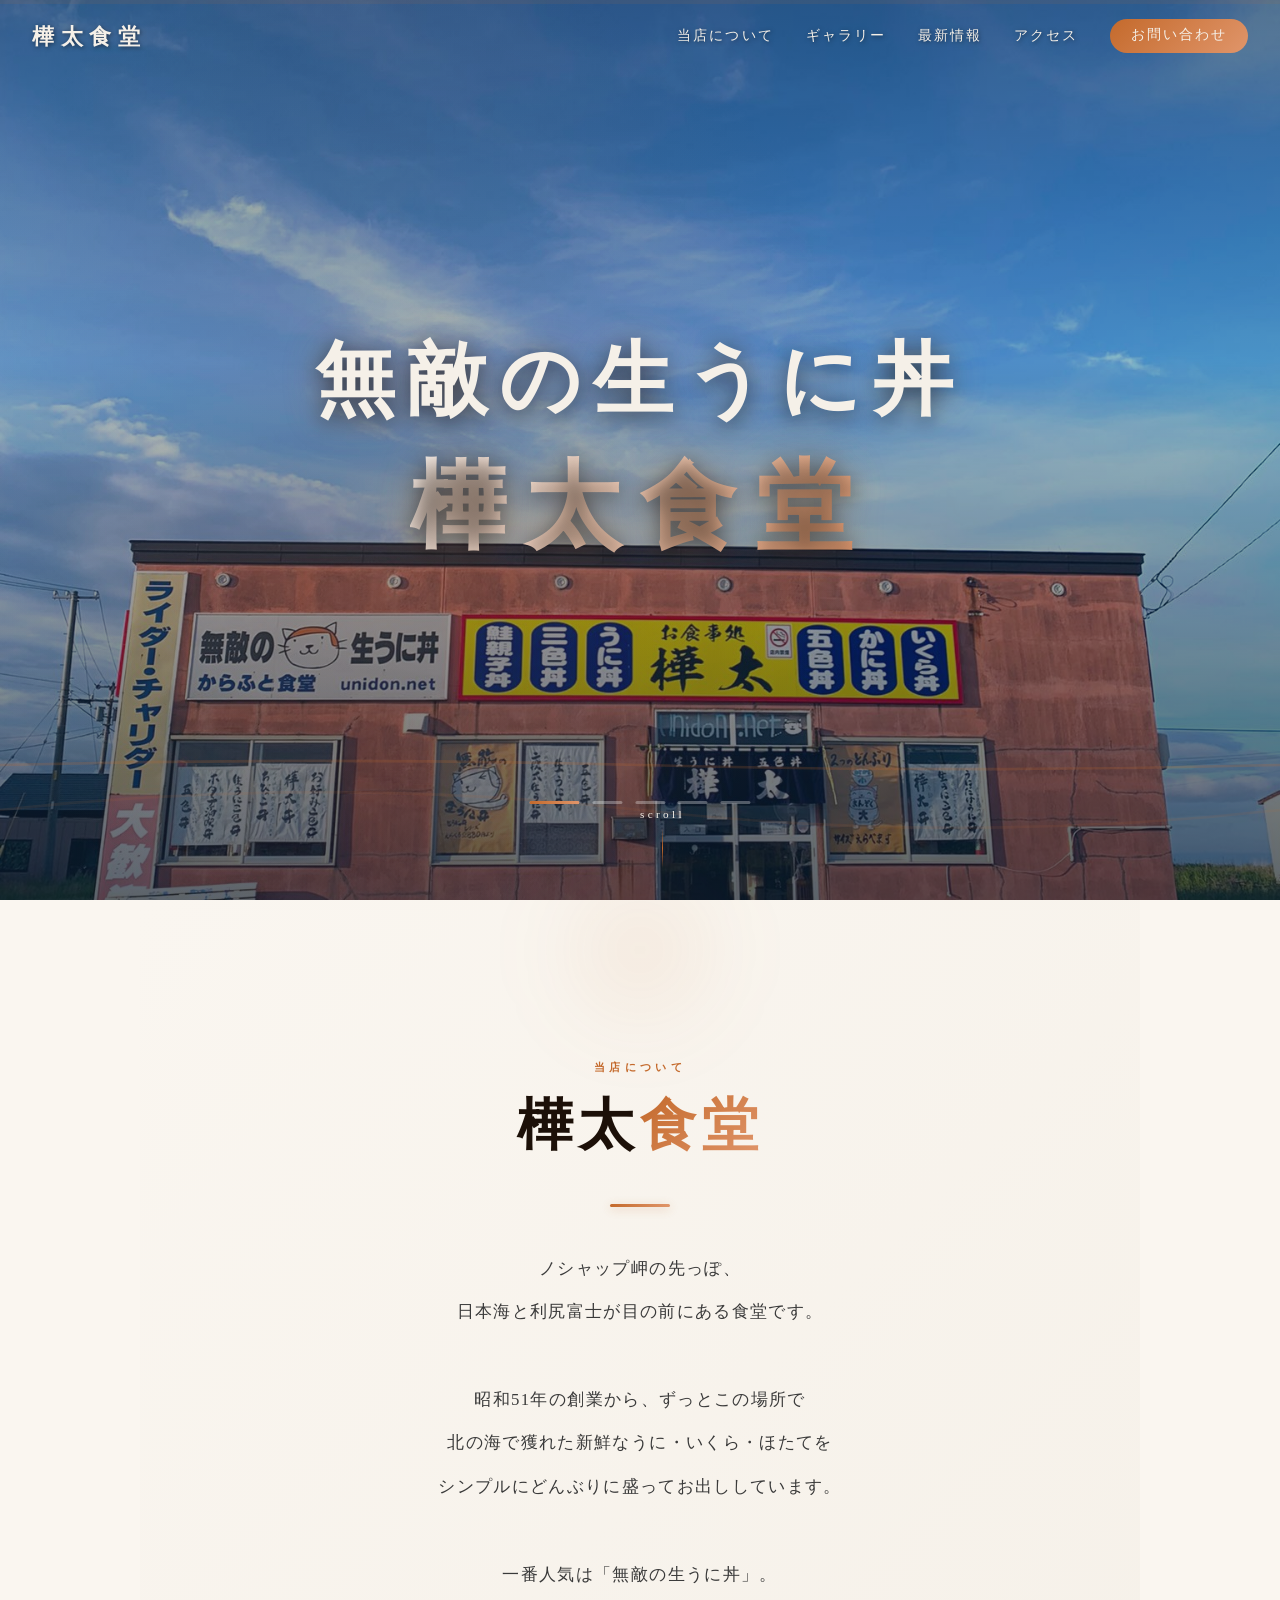
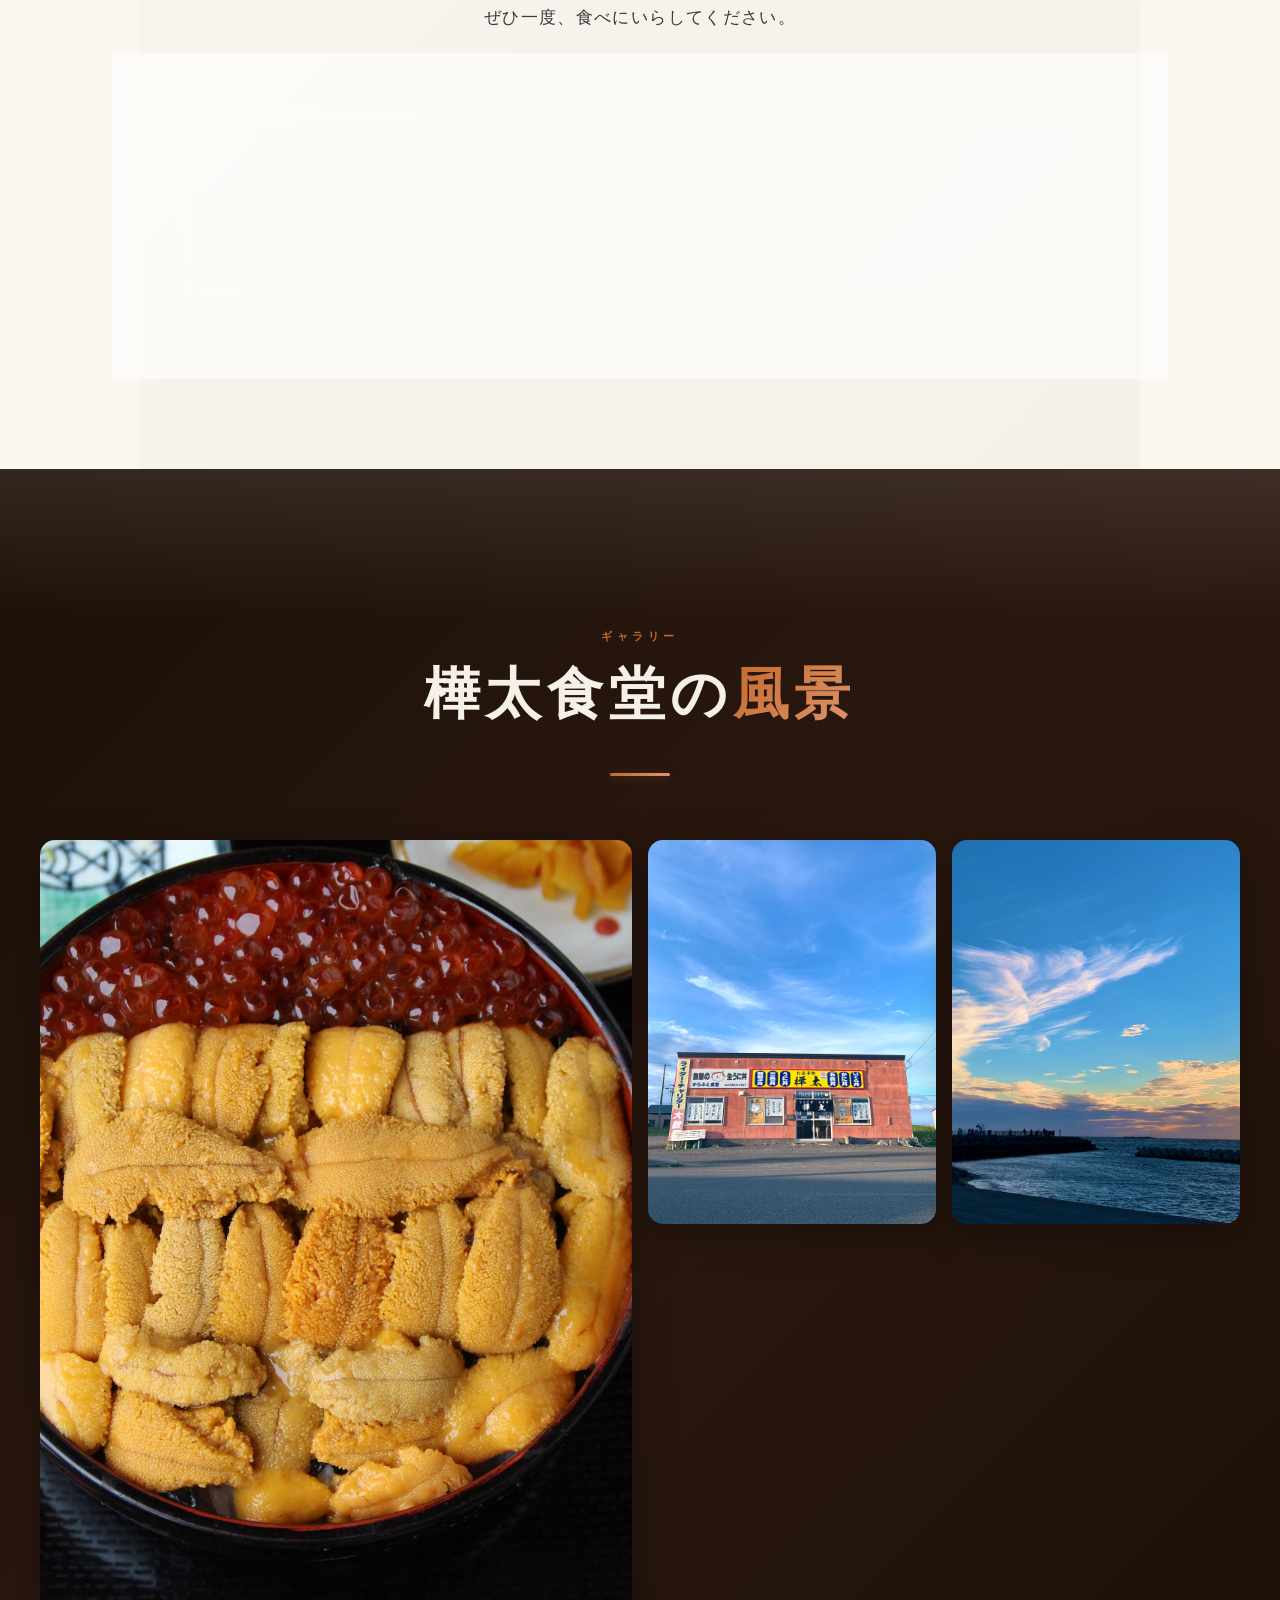
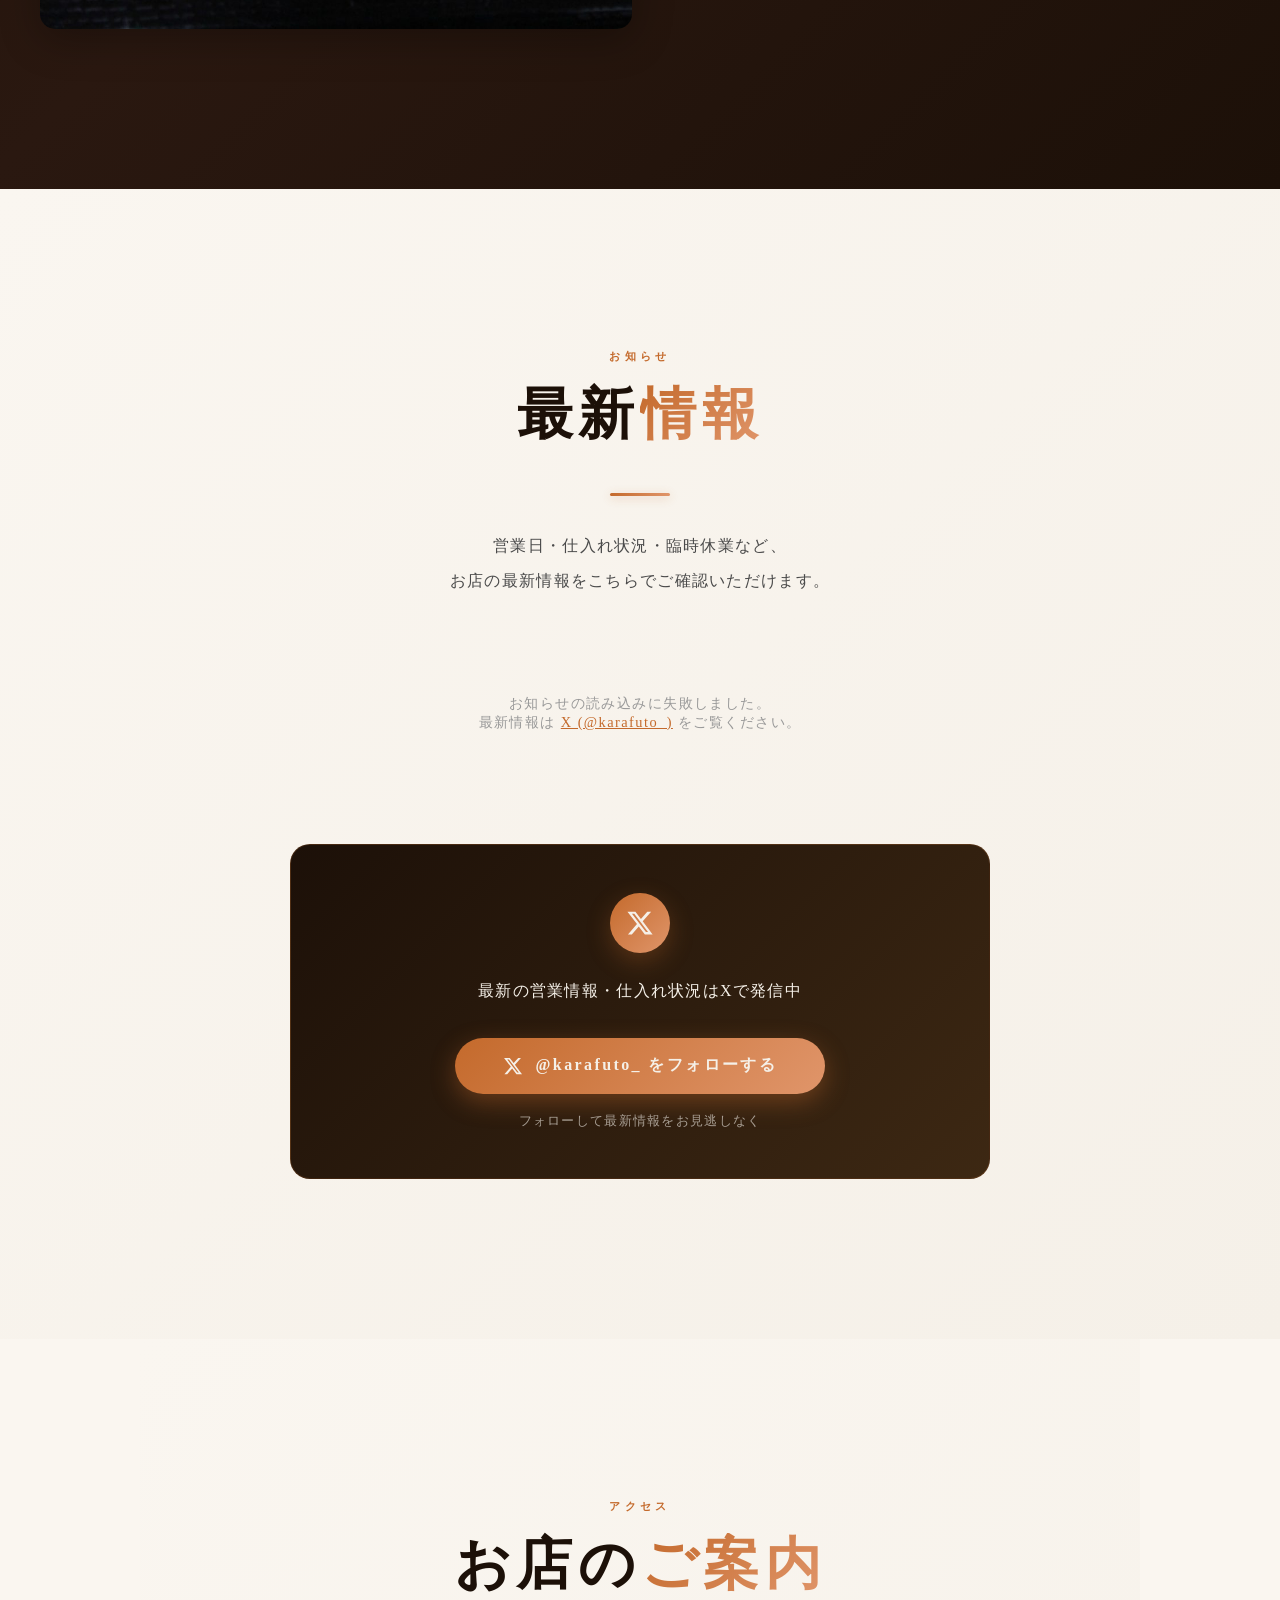
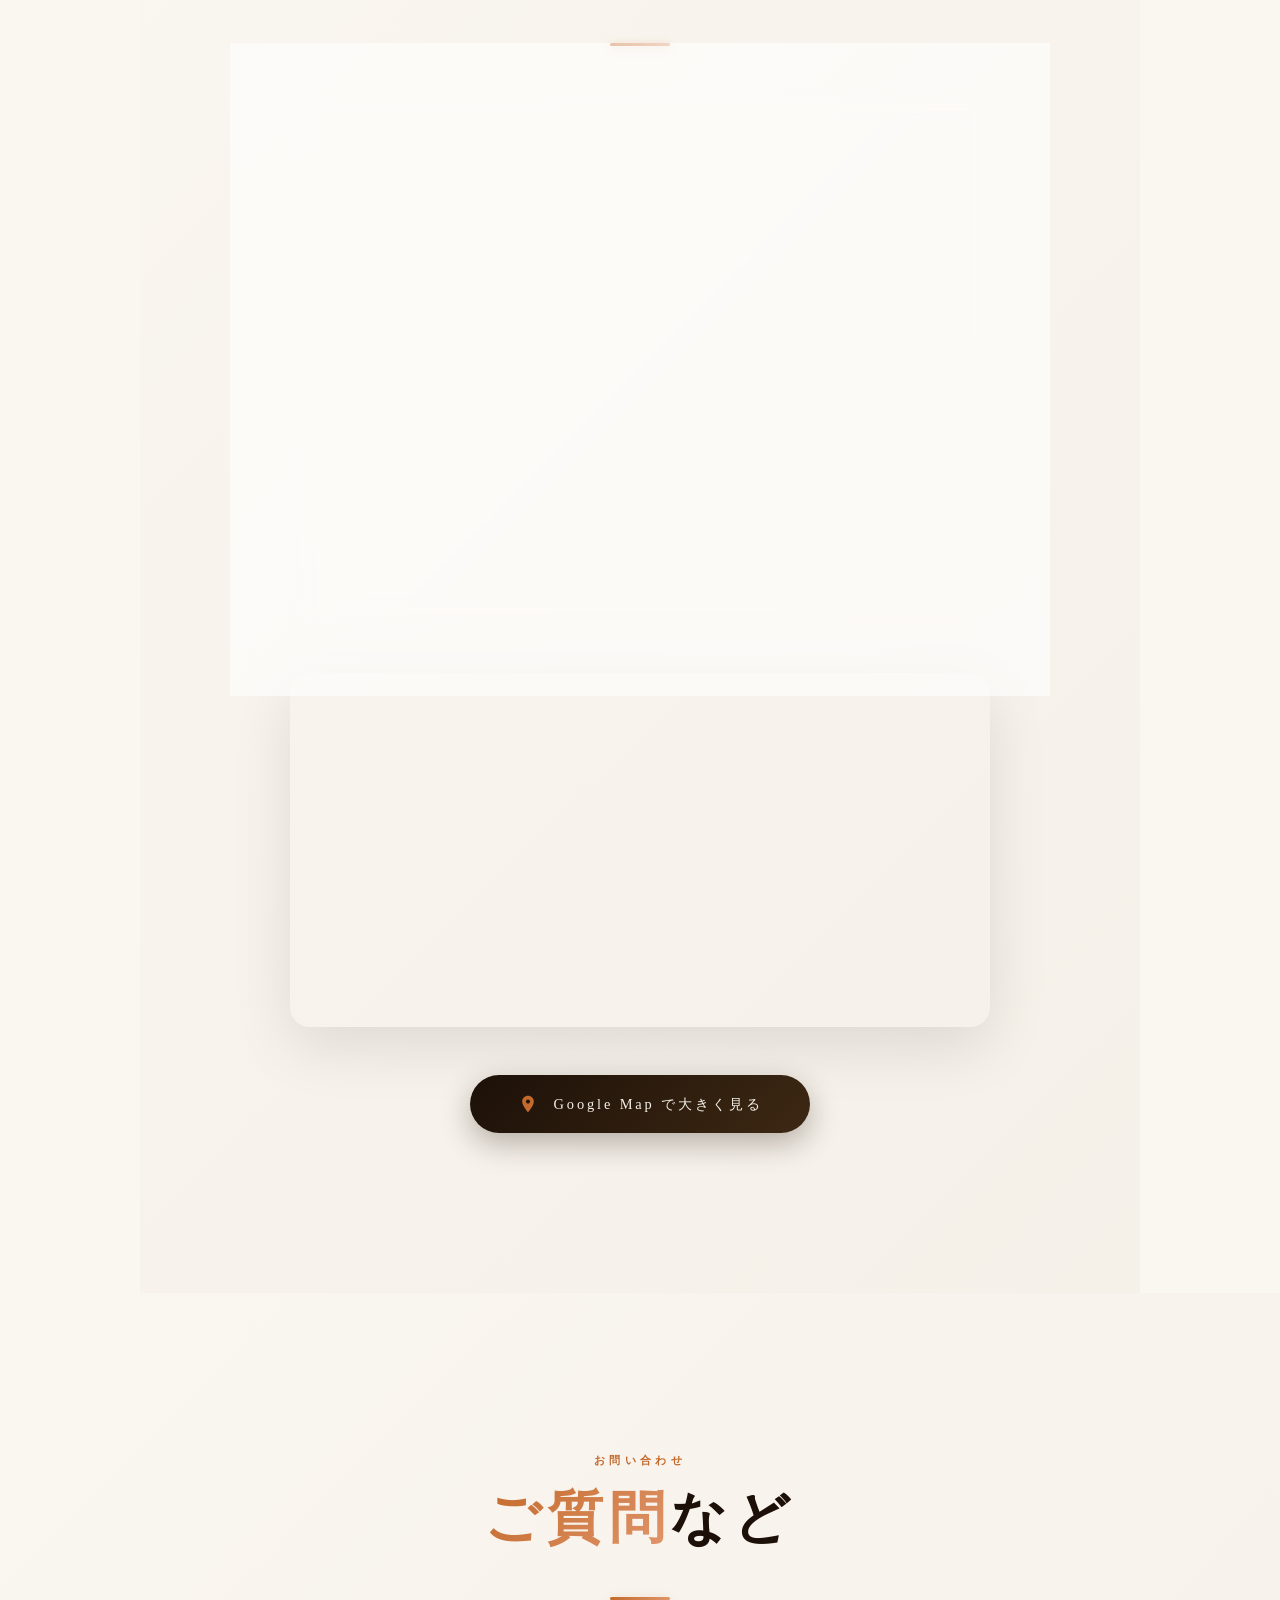
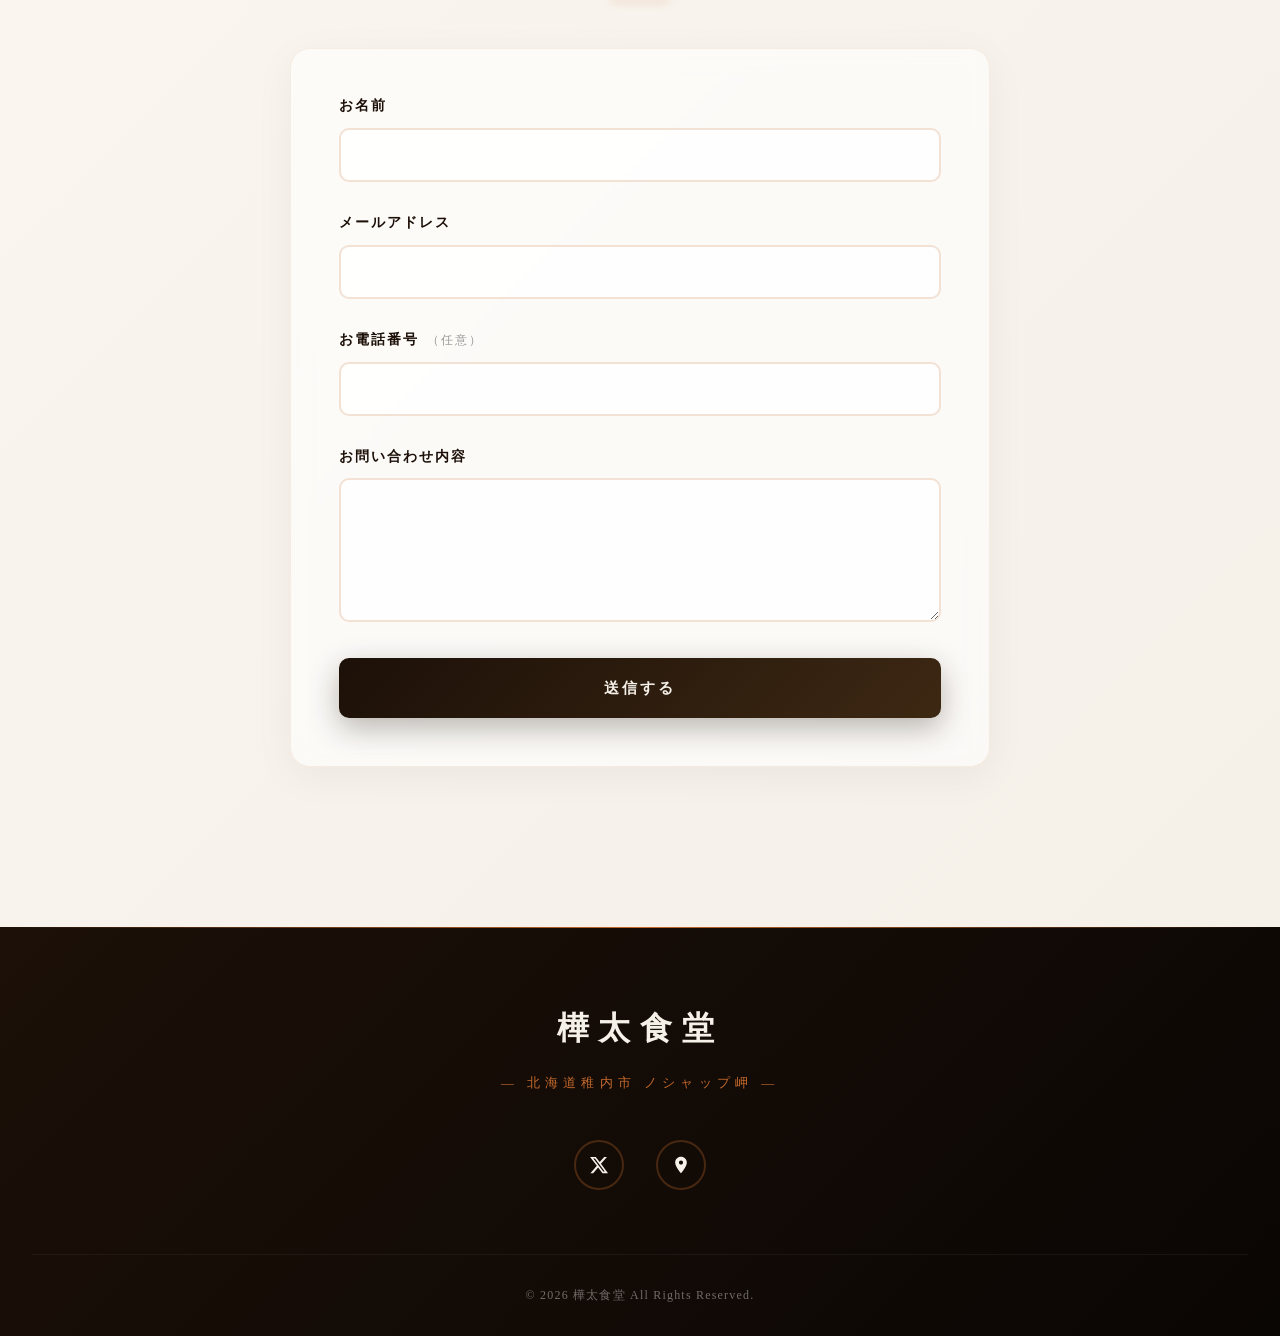
<file: index.html>
<!DOCTYPE html>
<html lang="ja">
<head>
  <meta charset="UTF-8">
  <meta http-equiv="Content-Security-Policy" content="
    default-src 'self';
    script-src 'self' 'unsafe-inline' https://www.googletagmanager.com https://challenges.cloudflare.com;
    style-src 'self' 'unsafe-inline' https://fonts.googleapis.com;
    font-src 'self' https://fonts.gstatic.com;
    img-src 'self' data: blob: https:;
    frame-src https://www.google.com https://docs.google.com https://challenges.cloudflare.com;
    connect-src 'self' https://www.google-analytics.com https://analytics.google.com https://stats.g.doubleclick.net https://region1.google-analytics.com https://*.microcms.io https://*.microcms-assets.io https://challenges.cloudflare.com;
    form-action 'self' https://docs.google.com;
  ">
  <meta name="viewport" content="width=device-width, initial-scale=1.0">
  <!-- Google tag (gtag.js) -->
  <script async src="https://www.googletagmanager.com/gtag/js?id=G-KKCC5715LR"></script>
  <!-- Cloudflare Turnstile -->
  <script src="https://challenges.cloudflare.com/turnstile/v0/api.js" async defer></script>
  <script>
    window.dataLayer = window.dataLayer || [];
    function gtag(){dataLayer.push(arguments);}
    gtag('js', new Date());
    gtag('config', 'G-KKCC5715LR');
  </script>
  <title>無敵の生うに丼 樺太食堂｜稚内・ノシャップ岬の海鮮丼</title>
  <meta name="description" content="北海道稚内市ノシャップ岬の樺太食堂。昭和51年創業、利尻富士を望む食堂で、名物「無敵の生うに丼」やいくら丼・ほたて丼など北の海の幸をどんぶりでお出ししています。">
  <meta property="og:title" content="無敵の生うに丼 樺太食堂｜稚内・ノシャップ岬の海鮮丼">
  <meta property="og:description" content="北海道稚内市ノシャップ岬。創業50周年を迎えた海鮮丼の名店。新鮮な北の幸をお届けします。">
  <meta property="og:type" content="website">
  <meta property="og:url" content="https://unidon.jp/">
  <meta property="og:image" content="https://unidon.jp/images/GYNGeQLakAMuPA7.jpeg">
  <meta property="og:locale" content="ja_JP">
  <meta name="twitter:card" content="summary_large_image">
  <meta name="twitter:site" content="@karafuto_">
  <link rel="canonical" href="https://unidon.jp/">
  <link rel="icon" type="image/jpeg" href="logo/niko.jpg">
  <link rel="apple-touch-icon" href="logo/niko.jpg">
  <link rel="preconnect" href="https://fonts.googleapis.com">
  <link rel="preconnect" href="https://fonts.gstatic.com" crossorigin>
  <link href="https://fonts.googleapis.com/css2?family=Noto+Serif+JP:wght@400;700;900&family=Shippori+Mincho:wght@400;700;800&display=swap" rel="stylesheet">
  <script type="application/ld+json">
  {
    "@context": "https://schema.org",
    "@type": "Restaurant",
    "name": "樺太食堂",
    "image": "https://unidon.jp/images/GYNGeQLakAMuPA7.jpeg",
    "url": "https://unidon.jp/",
    "telephone": "0162-24-3451",
    "servesCuisine": ["海鮮料理", "海鮮丼", "うに丼"],
    "description": "北海道稚内市ノシャップ岬の食堂。昭和51年（1976年）創業。名物は無敵の生うに丼。",
    "foundingDate": "1976",
    "hasMap": "https://www.google.co.jp/maps/place/%E6%A8%BA%E5%A4%AA%E9%A3%9F%E5%A0%82/@45.4481739,141.6439039,17z/data=!3m1!4b1!4m5!3m4!1s0x5f103d17a6c8deed:0x6f445058495481d3!8m2!3d45.4481702!4d141.6460979",
    "sameAs": ["https://x.com/karafuto_"],
    "address": {
      "@type": "PostalAddress",
      "streetAddress": "ノシャップ2丁目2-6",
      "addressLocality": "稚内市",
      "addressRegion": "北海道",
      "postalCode": "097-0026",
      "addressCountry": "JP"
    },
    "geo": {
      "@type": "GeoCoordinates",
      "latitude": 45.4481702,
      "longitude": 141.6460979
    },
    "openingHoursSpecification": {
      "@type": "OpeningHoursSpecification",
      "opens": "09:00",
      "closes": "15:00"
    }
  }
  </script>
  <style>
    *, *::before, *::after {
      margin: 0;
      padding: 0;
      box-sizing: border-box;
    }

    :root {
      --color-deep: #1c1008;
      --color-navy: #3d2813;
      --color-gold: #c46a2c;
      --color-gold-light: #e0956a;
      --color-white: #f5f0e8;
      --color-cream: #faf6f0;
      --font-serif: 'Shippori Mincho', 'Noto Serif JP', serif;
    }

    html {
      scroll-behavior: smooth;
    }

    body {
      font-family: var(--font-serif);
      background: var(--color-cream);
      color: var(--color-deep);
      overflow-x: hidden;
    }

    /* ── Scroll Progress Bar ── */
    .scroll-indicator {
      position: fixed;
      top: 0;
      left: 0;
      width: 100%;
      height: 4px;
      background: rgba(196,106,44,0.1);
      z-index: 1001;
    }

    .scroll-progress {
      height: 100%;
      background: linear-gradient(90deg, var(--color-gold), var(--color-gold-light));
      width: 0%;
      transition: width 0.1s;
      box-shadow: 0 0 10px rgba(196,106,44,0.5);
    }

    /* ── Header with Glassmorphism ── */
    header {
      position: fixed;
      top: 0;
      left: 0;
      width: 100%;
      z-index: 100;
      padding: 1.2rem 2rem;
      display: flex;
      justify-content: space-between;
      align-items: center;
      transition: all 0.5s cubic-bezier(0.4, 0, 0.2, 1);
    }

    header.scrolled {
      background: rgba(28, 16, 8, 0.85);
      padding: 0.8rem 2rem;
      backdrop-filter: blur(20px);
      box-shadow: 0 4px 30px rgba(0, 0, 0, 0.1);
      border-bottom: 1px solid rgba(196, 106, 44, 0.1);
    }

    .header-logo {
      font-size: 1.4rem;
      font-weight: 700;
      color: var(--color-white);
      letter-spacing: 0.3em;
      text-shadow: 1px 1px 4px rgba(0,0,0,0.5);
      transition: transform 0.3s;
    }

    .header-logo:hover {
      transform: scale(1.05);
    }

    nav {
      display: flex;
      gap: 2rem;
    }

    nav a {
      color: var(--color-white);
      text-decoration: none;
      font-size: 0.85rem;
      letter-spacing: 0.15em;
      position: relative;
      text-shadow: 1px 1px 4px rgba(0,0,0,0.5);
      transition: all 0.3s;
      padding: 0.5rem 0;
    }

    nav a::after {
      content: '';
      position: absolute;
      bottom: 0;
      left: 50%;
      transform: translateX(-50%);
      width: 0;
      height: 2px;
      background: linear-gradient(90deg, transparent, var(--color-gold), transparent);
      transition: width 0.3s;
    }

    nav a:hover::after {
      width: 100%;
    }

    nav a:hover {
      color: var(--color-gold-light);
      transform: translateY(-2px);
    }

    nav a.nav-cta {
      background: linear-gradient(135deg, var(--color-gold) 0%, var(--color-gold-light) 100%);
      padding: 0.45rem 1.3rem;
      border-radius: 25px;
      text-shadow: none;
    }

    nav a.nav-cta::after {
      display: none;
    }

    nav a.nav-cta:hover {
      color: var(--color-white);
      transform: translateY(-2px) scale(1.05);
      box-shadow: 0 5px 15px rgba(196, 106, 44, 0.4);
    }

    /* ── Hamburger Menu ── */
    .hamburger {
      display: none;
      flex-direction: column;
      justify-content: center;
      gap: 5px;
      width: 32px;
      height: 32px;
      background: none;
      border: none;
      cursor: pointer;
      z-index: 200;
      padding: 0;
    }

    .hamburger span {
      display: block;
      width: 24px;
      height: 2px;
      background: var(--color-white);
      border-radius: 2px;
      transition: all 0.3s;
    }

    .hamburger.active span:nth-child(1) {
      transform: rotate(45deg) translate(5px, 5px);
    }

    .hamburger.active span:nth-child(2) {
      opacity: 0;
    }

    .hamburger.active span:nth-child(3) {
      transform: rotate(-45deg) translate(5px, -5px);
    }

    @media (max-width: 768px) {
      .hamburger {
        display: flex;
      }

      nav {
        position: fixed;
        top: 0;
        right: -100%;
        width: 70%;
        max-width: 300px;
        height: 100vh;
        background: rgba(28, 16, 8, 0.97);
        backdrop-filter: blur(20px);
        flex-direction: column;
        justify-content: center;
        align-items: center;
        gap: 2.5rem;
        transition: right 0.4s cubic-bezier(0.4, 0, 0.2, 1);
        z-index: 150;
        box-shadow: -10px 0 40px rgba(0, 0, 0, 0.3);
      }

      nav.open {
        right: 0;
      }

      nav a {
        font-size: 1.1rem;
        letter-spacing: 0.2em;
        text-shadow: none;
      }

      nav a.nav-cta {
        background: linear-gradient(135deg, var(--color-gold) 0%, var(--color-gold-light) 100%);
        padding: 0.6rem 2rem;
        border-radius: 25px;
      }
    }

    .nav-overlay {
      display: none;
      position: fixed;
      inset: 0;
      background: rgba(0, 0, 0, 0.5);
      z-index: 140;
    }

    .nav-overlay.active {
      display: block;
    }

    /* ── Hero with Advanced Animations ── */
    .hero {
      position: relative;
      width: 100%;
      height: 100vh;
      overflow: hidden;
    }

    .slider {
      position: absolute;
      inset: 0;
    }

    .slide {
      position: absolute;
      inset: 0;
      opacity: 0;
      transition: opacity 2s ease-in-out, transform 10s ease-out;
      transform: scale(1.1);
    }

    .slide.active {
      opacity: 1;
      transform: scale(1);
    }

    .slide img {
      width: 100%;
      height: 100%;
      object-fit: cover;
      filter: brightness(0.85);
    }

    .slide-overlay {
      position: absolute;
      inset: 0;
      background:
        radial-gradient(circle at 30% 50%, rgba(196, 106, 44, 0.15) 0%, transparent 50%),
        linear-gradient(to bottom, rgba(10, 22, 40, 0.4) 0%, rgba(10, 22, 40, 0.1) 40%, rgba(10, 22, 40, 0.6) 100%);
    }


    /* Animated Wave */
    .wave-svg {
      position: absolute;
      bottom: 0;
      left: 0;
      width: 100%;
      height: 30%;
      z-index: 7;
      opacity: 0.2;
    }

    .wave-path {
      fill: none;
      stroke: var(--color-gold);
      stroke-width: 3;
      filter: drop-shadow(0 0 10px rgba(196, 106, 44, 0.5));
    }

    .hero-content {
      position: absolute;
      inset: 0;
      display: flex;
      flex-direction: column;
      justify-content: center;
      align-items: center;
      text-align: center;
      z-index: 10;
      color: var(--color-white);
    }

    .hero-catch {
      font-size: clamp(2.5rem, 7vw, 5rem);
      font-weight: 900;
      letter-spacing: 0.15em;
      color: var(--color-white);
      text-shadow: 0 4px 20px rgba(0,0,0,0.5), 0 0 40px rgba(196, 106, 44, 0.3);
      margin-bottom: 0.5rem;
      opacity: 0;
      animation: fadeUpScale 1.2s 0.5s cubic-bezier(0.4, 0, 0.2, 1) forwards;
    }

    .hero-title {
      font-size: clamp(3rem, 8vw, 6rem);
      font-weight: 900;
      letter-spacing: 0.2em;
      text-shadow: 0 4px 20px rgba(0,0,0,0.5), 0 0 40px rgba(196, 106, 44, 0.3);
      opacity: 0;
      animation: fadeUpScale 1.2s 0.8s cubic-bezier(0.4, 0, 0.2, 1) forwards;
      background: linear-gradient(135deg, #ffffff 0%, var(--color-gold-light) 100%);
      -webkit-background-clip: text;
      -webkit-text-fill-color: transparent;
      background-clip: text;
    }

    @keyframes fadeUpScale {
      from {
        opacity: 0;
        transform: translateY(30px) scale(0.95);
      }
      to {
        opacity: 1;
        transform: translateY(0) scale(1);
      }
    }

    .hero-scroll {
      position: absolute;
      bottom: 2rem;
      left: 50%;
      transform: translateX(-50%);
      z-index: 10;
      display: flex;
      flex-direction: column;
      align-items: center;
      gap: 0.5rem;
      color: var(--color-white);
      font-size: 0.7rem;
      letter-spacing: 0.3em;
      opacity: 0;
      animation: fadeUpScale 1s 1.5s forwards;
    }

    .hero-scroll .line {
      width: 1px;
      height: 40px;
      background: linear-gradient(to bottom, transparent, var(--color-gold), transparent);
      animation: scrollLine 2s infinite;
    }

    @keyframes scrollLine {
      0% { transform: scaleY(0); transform-origin: top; opacity: 0; }
      50% { transform: scaleY(1); transform-origin: top; opacity: 1; }
      51% { transform: scaleY(1); transform-origin: bottom; opacity: 1; }
      100% { transform: scaleY(0); transform-origin: bottom; opacity: 0; }
    }

    /* Slider indicators */
    .slider-indicators {
      position: absolute;
      bottom: 6rem;
      left: 50%;
      transform: translateX(-50%);
      z-index: 10;
      display: flex;
      gap: 0.8rem;
    }

    .slider-indicators button {
      width: 30px;
      height: 3px;
      background: rgba(255,255,255,0.3);
      border: none;
      cursor: pointer;
      transition: all 0.3s;
      border-radius: 2px;
      position: relative;
      overflow: hidden;
    }

    .slider-indicators button::before {
      content: '';
      position: absolute;
      inset: 0;
      background: linear-gradient(90deg, var(--color-gold), var(--color-gold-light));
      transform: scaleX(0);
      transform-origin: left;
      transition: transform 0.3s;
    }

    .slider-indicators button.active::before {
      transform: scaleX(1);
    }

    .slider-indicators button.active {
      width: 50px;
    }

    /* ── Sections with Gradient Backgrounds ── */
    section {
      padding: 8rem 2rem;
      position: relative;
    }

    .section-label {
      font-size: 0.7rem;
      letter-spacing: 0.4em;
      color: var(--color-gold);
      margin-bottom: 0.8rem;
      text-transform: uppercase;
      font-weight: 700;
    }

    .section-title {
      font-size: clamp(2rem, 5vw, 3.5rem);
      font-weight: 800;
      letter-spacing: 0.1em;
      margin-bottom: 2.5rem;
      color: var(--color-deep);
      position: relative;
      display: inline-block;
    }

    .section-title .accent {
      background: linear-gradient(135deg, var(--color-gold) 0%, var(--color-gold-light) 100%);
      -webkit-background-clip: text;
      -webkit-text-fill-color: transparent;
      background-clip: text;
    }

    .gold-line {
      width: 60px;
      height: 3px;
      background: linear-gradient(90deg, var(--color-gold), var(--color-gold-light));
      margin-bottom: 2rem;
      border-radius: 2px;
      box-shadow: 0 2px 10px rgba(196, 106, 44, 0.3);
    }

    /* ── About Section with Glassmorphism ── */
    .about {
      background:
        linear-gradient(135deg, #faf6f0 0%, #f5f0e8 100%);
      max-width: 1000px;
      margin: 0 auto;
      text-align: center;
      padding: 10rem 2rem;
      position: relative;
    }

    .about::before {
      content: '';
      position: absolute;
      top: -50px;
      left: 50%;
      transform: translateX(-50%);
      width: 200px;
      height: 200px;
      background: radial-gradient(circle, rgba(196, 106, 44, 0.1) 0%, transparent 70%);
      border-radius: 50%;
      filter: blur(40px);
    }

    .about .gold-line {
      margin: 0 auto 2.5rem;
    }

    .about-text {
      font-size: 1.05rem;
      line-height: 2.6;
      color: #3a3a3a;
      letter-spacing: 0.08em;
      max-width: 700px;
      margin: 0 auto;
    }

    .anniversary {
      display: flex;
      align-items: center;
      justify-content: center;
      gap: 2rem;
      margin-top: 4rem;
      padding: 3rem;
      background: rgba(255, 255, 255, 0.6);
      backdrop-filter: blur(10px);
      border-radius: 20px;
      border: 1px solid rgba(196, 106, 44, 0.1);
      box-shadow: 0 10px 40px rgba(0, 0, 0, 0.05);
    }

    .anniversary-line {
      flex: 1;
      max-width: 100px;
      height: 2px;
      background: linear-gradient(to right, transparent, var(--color-gold));
    }

    .anniversary-line:last-child {
      background: linear-gradient(to left, transparent, var(--color-gold));
    }

    .anniversary-center {
      display: flex;
      flex-direction: column;
      align-items: center;
    }

    .anniversary-number {
      font-size: 3rem;
      font-weight: 900;
      color: var(--color-deep);
      line-height: 1;
      letter-spacing: 0.15em;
    }

    .anniversary-label {
      font-size: 0.85rem;
      letter-spacing: 0.15em;
      color: var(--color-gold);
      margin-top: 1rem;
      font-weight: 700;
    }

    .anniversary-year-end {
      font-size: 0.8rem;
      letter-spacing: 0.1em;
      color: #999;
      margin-top: 0.5rem;
    }

    /* ── Gallery with Advanced Grid ── */
    .gallery {
      background:
        linear-gradient(135deg, #1c1008 0%, #2a1810 50%, #1c1008 100%);
      padding: 10rem 2rem;
      position: relative;
      overflow: hidden;
    }

    .gallery::before {
      content: '';
      position: absolute;
      top: 0;
      left: 0;
      right: 0;
      height: 150px;
      background: linear-gradient(to bottom, rgba(250, 246, 240, 0.1) 0%, transparent 100%);
    }

    .gallery-header {
      text-align: center;
      max-width: 900px;
      margin: 0 auto 4rem;
    }

    .gallery .section-title {
      color: var(--color-white);
    }

    .gallery .gold-line {
      margin: 0 auto 2rem;
    }

    .gallery-grid {
      display: grid;
      grid-template-columns: repeat(4, 1fr);
      gap: 1rem;
      max-width: 1200px;
      margin: 0 auto;
    }

    .gallery-item-large {
      grid-column: span 2;
      grid-row: span 2;
    }

    .gallery-item {
      overflow: hidden;
      position: relative;
      border-radius: 15px;
      box-shadow: 0 10px 40px rgba(0, 0, 0, 0.3);
      transition: transform 0.5s cubic-bezier(0.4, 0, 0.2, 1), box-shadow 0.5s;
    }

    .gallery-item::before {
      content: '';
      position: absolute;
      inset: 0;
      background: linear-gradient(135deg, rgba(196, 106, 44, 0.3) 0%, transparent 100%);
      opacity: 0;
      transition: opacity 0.5s;
      z-index: 1;
    }

    .gallery-item:hover::before {
      opacity: 1;
    }

    .gallery-item:hover {
      transform: translateY(-10px) scale(1.02);
      box-shadow: 0 20px 60px rgba(196, 106, 44, 0.4);
    }

    .gallery-item img {
      width: 100%;
      height: 100%;
      object-fit: cover;
      display: block;
      transition: transform 0.8s cubic-bezier(0.4, 0, 0.2, 1), filter 0.5s;
    }

    .gallery-item:hover img {
      transform: scale(1.1);
      filter: brightness(1.1);
    }

    .gallery-caption {
      position: absolute;
      bottom: 0;
      left: 0;
      right: 0;
      padding: 2rem 1.2rem 1.2rem;
      background: linear-gradient(to top, rgba(0, 0, 0, 0.7) 0%, transparent 100%);
      color: var(--color-white);
      font-size: 0.85rem;
      letter-spacing: 0.1em;
      z-index: 2;
      opacity: 0;
      transform: translateY(10px);
      transition: all 0.4s cubic-bezier(0.4, 0, 0.2, 1);
    }

    .gallery-item:hover .gallery-caption {
      opacity: 1;
      transform: translateY(0);
    }

    @media (max-width: 768px) {
      .gallery-grid {
        grid-template-columns: repeat(2, 1fr);
      }

      .gallery-item-large {
        grid-column: span 2;
        grid-row: span 1;
      }
    }

    /* ── SNS Section ── */
    .sns {
      background: linear-gradient(135deg, #faf6f0 0%, #f5f0e8 100%);
      color: var(--color-deep);
      padding: 10rem 2rem;
      position: relative;
    }

    .sns-inner {
      max-width: 800px;
      margin: 0 auto;
      text-align: center;
    }

    .sns .gold-line {
      margin: 0 auto 2rem;
    }

    .sns-text {
      font-size: 1rem;
      line-height: 2.2;
      color: #4a4a4a;
      letter-spacing: 0.08em;
      margin-bottom: 3rem;
    }

    /* ── News Cards ── */
    .news-loading {
      display: flex;
      flex-direction: column;
      align-items: center;
      justify-content: center;
      min-height: 200px;
      gap: 1.5rem;
    }

    .news-spinner {
      width: 40px;
      height: 40px;
      border: 3px solid rgba(196, 106, 44, 0.2);
      border-top-color: var(--color-gold);
      border-radius: 50%;
      animation: spin 1s linear infinite;
    }

    .news-loading p {
      color: var(--color-gold);
      font-size: 0.85rem;
      letter-spacing: 0.1em;
    }

    @keyframes spin {
      0% { transform: rotate(0deg); }
      100% { transform: rotate(360deg); }
    }

    .news-cards {
      display: flex;
      flex-direction: column;
      gap: 1.8rem;
      max-width: 700px;
      margin: 0 auto 4rem;
      text-align: left;
    }

    .news-card {
      background: rgba(255, 255, 255, 0.8);
      backdrop-filter: blur(10px);
      border-radius: 16px;
      overflow: hidden;
      border: 1px solid rgba(196, 106, 44, 0.15);
      border-left: 4px solid var(--color-gold);
      transition: all 0.3s cubic-bezier(0.4, 0, 0.2, 1);
      box-shadow: 0 4px 20px rgba(0, 0, 0, 0.06);
    }

    .news-card:hover {
      transform: translateY(-4px);
      border-color: rgba(196, 106, 44, 0.3);
      border-left-color: var(--color-gold-light);
      box-shadow: 0 10px 40px rgba(196, 106, 44, 0.15);
    }

    .news-card-images {
      display: grid;
      gap: 4px;
      overflow: hidden;
      max-width: 100%;
    }

    .news-card-images.is-1 {
      grid-template-columns: 1fr;
    }

    .news-card-images.is-2 {
      grid-template-columns: 1fr 1fr;
    }

    .news-card-images.is-3 {
      grid-template-columns: 1fr 1fr;
    }

    .news-card-images.is-3 .news-card-image:first-child {
      grid-column: 1 / -1;
    }

    .news-card-images.is-many {
      grid-template-columns: 1fr 1fr;
    }

    .news-card-image {
      width: 100%;
      height: auto;
      display: block;
    }

    .news-card-content {
      padding: 2rem 2.2rem;
    }

    .news-card-meta {
      display: flex;
      align-items: center;
      gap: 0.8rem;
      margin-bottom: 0.8rem;
    }

    .news-card-date {
      font-size: 0.75rem;
      color: var(--color-gold);
      letter-spacing: 0.15em;
      font-weight: 700;
      display: inline-block;
      background: rgba(196, 106, 44, 0.12);
      padding: 0.3rem 0.9rem;
      border-radius: 20px;
    }

    .news-card-new {
      font-size: 0.65rem;
      font-weight: 700;
      color: var(--color-white);
      background: linear-gradient(135deg, var(--color-gold), var(--color-gold-light));
      padding: 0.2rem 0.7rem;
      border-radius: 20px;
      letter-spacing: 0.1em;
    }

    .news-card-title {
      font-size: 1.2rem;
      font-weight: 700;
      color: var(--color-deep);
      letter-spacing: 0.05em;
      margin-bottom: 0.8rem;
      line-height: 1.7;
    }

    .news-card-body {
      font-size: 0.92rem;
      color: #4a4a4a;
      line-height: 2;
      letter-spacing: 0.04em;
    }

    .news-empty {
      text-align: center;
      padding: 3rem 1rem;
      color: #999;
      font-size: 0.9rem;
      letter-spacing: 0.1em;
    }

    /* ── X Follow CTA Card ── */
    .x-follow-card {
      max-width: 700px;
      margin: 0 auto;
    }

    .x-follow-card-inner {
      background: linear-gradient(135deg, var(--color-deep) 0%, var(--color-navy) 100%);
      border-radius: 20px;
      border: 1px solid rgba(196, 106, 44, 0.2);
      padding: 3rem 2rem;
      text-align: center;
      transition: all 0.3s;
    }

    .x-follow-card-inner:hover {
      border-color: rgba(196, 106, 44, 0.4);
      box-shadow: 0 10px 40px rgba(28, 16, 8, 0.3);
    }

    .x-follow-icon {
      width: 60px;
      height: 60px;
      margin: 0 auto 1.5rem;
      background: linear-gradient(135deg, var(--color-gold) 0%, var(--color-gold-light) 100%);
      border-radius: 50%;
      display: flex;
      align-items: center;
      justify-content: center;
      box-shadow: 0 8px 25px rgba(196, 106, 44, 0.3);
    }

    .x-follow-icon svg {
      width: 28px;
      height: 28px;
      fill: var(--color-white);
    }

    .x-follow-text {
      color: var(--color-white);
      font-size: 1rem;
      letter-spacing: 0.08em;
      margin-bottom: 2rem;
      line-height: 1.8;
    }

    .x-follow-btn {
      display: inline-flex;
      align-items: center;
      gap: 0.8rem;
      padding: 1.1rem 3rem;
      background: linear-gradient(135deg, var(--color-gold) 0%, var(--color-gold-light) 100%);
      color: var(--color-white);
      text-decoration: none;
      font-family: var(--font-serif);
      font-size: 1rem;
      font-weight: 700;
      letter-spacing: 0.15em;
      border-radius: 50px;
      transition: all 0.3s cubic-bezier(0.4, 0, 0.2, 1);
      box-shadow: 0 8px 25px rgba(196, 106, 44, 0.4);
    }

    .x-follow-btn:hover {
      transform: translateY(-3px) scale(1.03);
      box-shadow: 0 12px 35px rgba(196, 106, 44, 0.5);
    }

    .x-follow-btn svg {
      width: 20px;
      height: 20px;
      fill: var(--color-white);
    }

    .x-follow-sub {
      color: rgba(245, 242, 235, 0.6);
      font-size: 0.8rem;
      letter-spacing: 0.1em;
      margin-top: 1.2rem;
    }

    @media (max-width: 768px) {
      .news-card-content {
        padding: 1.4rem 1.2rem;
      }

      .news-card-images.is-many {
        grid-template-columns: 1fr 1fr;
      }

      .x-follow-card-inner {
        padding: 2rem 1.5rem;
      }

      .x-follow-btn {
        padding: 1rem 2rem;
        font-size: 0.9rem;
      }
    }

    /* ── Access Section ── */
    .access {
      background:
        linear-gradient(135deg, #faf6f0 0%, #f5f0e8 100%);
      max-width: 1000px;
      margin: 0 auto;
      text-align: center;
      padding: 10rem 2rem;
    }

    .access .gold-line {
      margin: 0 auto 2.5rem;
    }

    .access-info {
      display: grid;
      grid-template-columns: 1fr;
      gap: 2rem;
      margin-top: 3rem;
      font-size: 1rem;
      line-height: 2.2;
      color: #3a3a3a;
      max-width: 700px;
      margin: 3rem auto;
      padding: 3rem;
      background: rgba(255, 255, 255, 0.6);
      backdrop-filter: blur(10px);
      border-radius: 20px;
      border: 1px solid rgba(196, 106, 44, 0.1);
      box-shadow: 0 10px 40px rgba(0, 0, 0, 0.05);
    }

    .access-info dt {
      color: var(--color-gold);
      font-size: 0.8rem;
      letter-spacing: 0.3em;
      font-weight: 700;
      text-transform: uppercase;
    }

    .access-info dd {
      margin-bottom: 1rem;
      letter-spacing: 0.08em;
    }

    .map-embed {
      margin-top: 3rem;
      max-width: 700px;
      margin-left: auto;
      margin-right: auto;
      border-radius: 20px;
      overflow: hidden;
      box-shadow: 0 20px 60px rgba(0, 0, 0, 0.1);
    }

    .map-embed iframe {
      border-radius: 20px;
    }

    .map-button {
      display: inline-flex;
      align-items: center;
      gap: 1rem;
      margin-top: 3rem;
      padding: 1.2rem 3rem;
      background: linear-gradient(135deg, var(--color-deep) 0%, var(--color-navy) 100%);
      color: var(--color-white);
      text-decoration: none;
      font-family: var(--font-serif);
      font-size: 0.9rem;
      letter-spacing: 0.2em;
      border-radius: 50px;
      transition: all 0.3s cubic-bezier(0.4, 0, 0.2, 1);
      box-shadow: 0 10px 30px rgba(28, 16, 8, 0.3);
      position: relative;
      overflow: hidden;
    }

    .map-button::before {
      content: '';
      position: absolute;
      inset: 0;
      background: linear-gradient(135deg, var(--color-gold) 0%, var(--color-gold-light) 100%);
      opacity: 0;
      transition: opacity 0.3s;
    }

    .map-button:hover::before {
      opacity: 1;
    }

    .map-button:hover {
      transform: translateY(-3px);
      box-shadow: 0 15px 40px rgba(196, 106, 44, 0.4);
    }

    .map-button svg,
    .map-button span {
      position: relative;
      z-index: 1;
    }

    .map-button svg {
      width: 20px;
      height: 20px;
      fill: var(--color-gold);
      transition: fill 0.3s;
    }

    .map-button:hover svg {
      fill: var(--color-white);
    }

    /* ── Contact Form with Modern Design ── */
    .contact {
      background: linear-gradient(135deg, #faf6f0 0%, #f5f0e8 100%);
      padding: 10rem 2rem;
    }

    .contact-inner {
      max-width: 700px;
      margin: 0 auto;
      text-align: center;
    }

    .contact .gold-line {
      margin: 0 auto 3rem;
    }

    .contact-form {
      text-align: left;
      background: rgba(255, 255, 255, 0.6);
      backdrop-filter: blur(10px);
      padding: 3rem;
      border-radius: 20px;
      border: 1px solid rgba(196, 106, 44, 0.1);
      box-shadow: 0 10px 40px rgba(0, 0, 0, 0.05);
    }

    .form-group {
      margin-bottom: 2rem;
    }

    .form-group label {
      display: block;
      font-size: 0.85rem;
      letter-spacing: 0.15em;
      color: var(--color-deep);
      margin-bottom: 0.8rem;
      font-weight: 700;
    }

    .form-group .optional {
      font-size: 0.75rem;
      color: #999;
      margin-left: 0.5rem;
      font-weight: 400;
    }

    .form-group input,
    .form-group textarea {
      width: 100%;
      padding: 1rem 1.2rem;
      font-family: var(--font-serif);
      font-size: 0.95rem;
      border: 2px solid rgba(196, 106, 44, 0.2);
      background: rgba(255, 255, 255, 0.8);
      color: var(--color-deep);
      transition: all 0.3s;
      letter-spacing: 0.05em;
      border-radius: 10px;
    }

    .form-group input:focus,
    .form-group textarea:focus {
      outline: none;
      border-color: var(--color-gold);
      background: rgba(255, 255, 255, 1);
      box-shadow: 0 5px 20px rgba(196, 106, 44, 0.2);
      transform: translateY(-2px);
    }

    .form-group textarea {
      resize: vertical;
    }

    .form-submit {
      display: block;
      width: 100%;
      padding: 1.2rem;
      margin-top: 1rem;
      background: linear-gradient(135deg, var(--color-deep) 0%, var(--color-navy) 100%);
      color: var(--color-white);
      border: none;
      font-family: var(--font-serif);
      font-size: 0.95rem;
      letter-spacing: 0.2em;
      cursor: pointer;
      border-radius: 10px;
      transition: all 0.3s cubic-bezier(0.4, 0, 0.2, 1);
      box-shadow: 0 10px 30px rgba(28, 16, 8, 0.3);
      font-weight: 700;
      position: relative;
      overflow: hidden;
    }

    .form-submit::before {
      content: '';
      position: absolute;
      inset: 0;
      background: linear-gradient(135deg, var(--color-gold) 0%, var(--color-gold-light) 100%);
      opacity: 0;
      transition: opacity 0.3s;
    }

    .form-submit:hover::before {
      opacity: 1;
    }

    .form-submit:hover {
      transform: translateY(-3px);
      box-shadow: 0 15px 40px rgba(196, 106, 44, 0.4);
    }

    .form-submit span {
      position: relative;
      z-index: 1;
    }

    /* ── Footer ── */
    footer {
      background: linear-gradient(135deg, #1c1008 0%, #0a0604 100%);
      color: var(--color-white);
      padding: 5rem 2rem 2rem;
      text-align: center;
      position: relative;
    }

    footer::before {
      content: '';
      position: absolute;
      top: 0;
      left: 0;
      right: 0;
      height: 1px;
      background: linear-gradient(90deg, transparent, var(--color-gold), transparent);
    }

    .footer-logo {
      font-size: 2rem;
      font-weight: 900;
      letter-spacing: 0.3em;
      margin-bottom: 1.5rem;
    }

    .footer-tagline {
      font-size: 0.8rem;
      color: var(--color-gold);
      letter-spacing: 0.4em;
      margin-bottom: 3rem;
    }

    .footer-social {
      display: flex;
      justify-content: center;
      gap: 2rem;
      margin-bottom: 4rem;
    }

    .footer-social a {
      display: flex;
      align-items: center;
      justify-content: center;
      width: 50px;
      height: 50px;
      border: 2px solid rgba(196, 106, 44, 0.3);
      color: var(--color-white);
      text-decoration: none;
      border-radius: 50%;
      transition: all 0.3s;
      position: relative;
      overflow: hidden;
    }

    .footer-social a::before {
      content: '';
      position: absolute;
      inset: 0;
      background: linear-gradient(135deg, var(--color-gold) 0%, var(--color-gold-light) 100%);
      opacity: 0;
      transition: opacity 0.3s;
      border-radius: 50%;
    }

    .footer-social a:hover::before {
      opacity: 1;
    }

    .footer-social a:hover {
      border-color: var(--color-gold);
      transform: translateY(-5px) scale(1.1);
      box-shadow: 0 10px 30px rgba(196, 106, 44, 0.3);
    }

    .footer-social a svg {
      width: 20px;
      height: 20px;
      fill: var(--color-white);
      position: relative;
      z-index: 1;
    }

    .footer-bottom {
      padding-top: 2rem;
      border-top: 1px solid rgba(255,255,255,0.05);
      font-size: 0.75rem;
      color: rgba(255,255,255,0.4);
      letter-spacing: 0.1em;
    }

    /* ── Scroll Animations ── */
    .reveal {
      opacity: 0;
      transform: translateY(40px);
      transition: all 1s cubic-bezier(0.4, 0, 0.2, 1);
    }

    .reveal.visible {
      opacity: 1;
      transform: translateY(0);
    }

    .reveal-left {
      opacity: 0;
      transform: translateX(-40px);
      transition: all 1s cubic-bezier(0.4, 0, 0.2, 1);
    }

    .reveal-left.visible {
      opacity: 1;
      transform: translateX(0);
    }

    .reveal-right {
      opacity: 0;
      transform: translateX(40px);
      transition: all 1s cubic-bezier(0.4, 0, 0.2, 1);
    }

    .reveal-right.visible {
      opacity: 1;
      transform: translateX(0);
    }

    /* ── Responsive ── */
    @media (max-width: 768px) {
      header {
        padding: 1rem;
      }

      nav {
        gap: 1rem;
      }

      nav a {
        font-size: 0.75rem;
      }

      .header-logo {
        font-size: 1rem;
      }

      section {
        padding: 5rem 1.5rem;
      }

      .about, .access, .contact {
        padding: 6rem 1.5rem;
      }

      .anniversary {
        gap: 1rem;
        padding: 2rem 1.5rem;
      }

      .anniversary-number {
        font-size: 3.5rem;
      }

      .anniversary-line {
        max-width: 50px;
      }

      .contact-form {
        padding: 2rem 1.5rem;
      }

      .access-info {
        padding: 2rem 1.5rem;
      }
    }
  </style>
</head>
<body>

  <div class="nav-overlay" id="navOverlay"></div>

  <!-- Scroll Progress Bar -->
  <div class="scroll-indicator">
    <div class="scroll-progress" id="scrollProgress"></div>
  </div>

  <!-- Header -->
  <header id="header">
    <a href="#top" class="header-logo" style="text-decoration:none; color:var(--color-white);">樺太食堂</a>
    <button class="hamburger" id="hamburger" aria-label="メニュー">
      <span></span><span></span><span></span>
    </button>
    <nav id="nav">
      <a href="#about">当店について</a>
      <a href="#gallery">ギャラリー</a>
      <a href="#sns">最新情報</a>
      <a href="#access">アクセス</a>
      <a href="#contact" class="nav-cta">お問い合わせ</a>
    </nav>
  </header>

  <!-- Hero Slider -->
  <section class="hero" id="top">
    <div class="slider" id="slider">
      <div class="slide active">
        <img src="images/GYNGeQLakAMuPA7.jpeg" alt="樺太食堂 外観" width="1536" height="2048" fetchpriority="high">
        <div class="slide-overlay"></div>
      </div>
      <div class="slide">
        <img src="images/IMG_2449.JPG" alt="樺太食堂のうにいくら丼" width="2048" height="1365" decoding="async">
        <div class="slide-overlay"></div>
      </div>
      <div class="slide">
        <img src="images/FpoilsfaIAAhc6d.jpeg" alt="流氷に覆われた北海道の港" width="2048" height="1536" decoding="async">
        <div class="slide-overlay"></div>
      </div>
      <div class="slide">
        <img src="images/GXMLRFraEAAdRz7.jpeg" alt="ノシャップ岬から見る利尻富士と夕焼けの海" width="2048" height="1152">
        <div class="slide-overlay"></div>
      </div>
      <div class="slide">
        <img src="images/S__8282147.jpg" alt="青空の下の樺太食堂 外観" width="758" height="1024">
        <div class="slide-overlay"></div>
      </div>
    </div>

    <!-- Animated Wave SVG -->
    <svg class="wave-svg" viewBox="0 0 1200 300" preserveAspectRatio="none">
      <path class="wave-path" d="M0,150 Q300,50 600,150 T1200,150">
        <animate attributeName="d"
                 dur="10s"
                 repeatCount="indefinite"
                 values="M0,150 Q300,50 600,150 T1200,150;
                         M0,150 Q300,250 600,150 T1200,150;
                         M0,150 Q300,50 600,150 T1200,150"/>
      </path>
      <path class="wave-path" d="M0,200 Q300,100 600,200 T1200,200" opacity="0.5">
        <animate attributeName="d"
                 dur="15s"
                 repeatCount="indefinite"
                 values="M0,200 Q300,100 600,200 T1200,200;
                         M0,200 Q300,300 600,200 T1200,200;
                         M0,200 Q300,100 600,200 T1200,200"/>
      </path>
    </svg>

    <div class="hero-content">
      <p class="hero-catch">無敵の生うに丼</p>
      <h1 class="hero-title">樺太食堂</h1>
    </div>

    <div class="slider-indicators" id="indicators">
      <button class="active" data-index="0"></button>
      <button data-index="1"></button>
      <button data-index="2"></button>
      <button data-index="3"></button>
      <button data-index="4"></button>
    </div>

    <div class="hero-scroll">
      <span>scroll</span>
      <div class="line"></div>
    </div>
  </section>


  <!-- About -->
  <section class="about" id="about">
    <div class="reveal">
      <p class="section-label">当店について</p>
      <h2 class="section-title">樺太<span class="accent">食堂</span></h2>
      <div class="gold-line"></div>
      <p class="about-text">
        ノシャップ岬の先っぽ、<br>
        日本海と利尻富士が目の前にある食堂です。<br><br>
        昭和51年の創業から、ずっとこの場所で<br>
        北の海で獲れた新鮮なうに・いくら・ほたてを<br>
        シンプルにどんぶりに盛ってお出ししています。<br><br>
        一番人気は「無敵の生うに丼」。<br>
        ぜひ一度、食べにいらしてください。
      </p>
      <div class="anniversary">
        <div class="anniversary-line"></div>
        <div class="anniversary-center">
          <div class="anniversary-number">五十年</div>
          <span class="anniversary-label">おかげさまで創業五十年</span>
          <span class="anniversary-year-end">昭和51年（1976）創業</span>
        </div>
        <div class="anniversary-line"></div>
      </div>
    </div>
  </section>

  <!-- Gallery -->
  <section class="gallery" id="gallery">
    <div class="reveal">
      <div class="gallery-header">
        <p class="section-label">ギャラリー</p>
        <h2 class="section-title">樺太食堂の<span class="accent">風景</span></h2>
        <div class="gold-line"></div>
      </div>
      <div class="gallery-grid">
        <div class="gallery-item gallery-item-large reveal-left">
          <img src="images/IMG_2449.JPG" alt="樺太食堂のうにいくら丼" width="2048" height="1365" loading="lazy">
          <div class="gallery-caption">名物 うにいくら丼</div>
        </div>
        <div class="gallery-item reveal-right">
          <img src="images/GYNGeQLakAMuPA7.jpeg" alt="樺太食堂 外観" width="1536" height="2048" loading="lazy">
          <div class="gallery-caption">樺太食堂 外観</div>
        </div>
        <div class="gallery-item reveal-right">
          <img src="images/GXMLRFraEAAdRz7.jpeg" alt="ノシャップ岬から見る利尻富士と夕焼けの海" width="2048" height="1152" loading="lazy">
          <div class="gallery-caption">利尻富士と夕焼けの海</div>
        </div>
        <div class="gallery-item reveal-left">
          <img src="images/FpoilsfaIAAhc6d.jpeg" alt="流氷に覆われた北海道の港" width="2048" height="1536" loading="lazy">
          <div class="gallery-caption">流氷の港</div>
        </div>
        <div class="gallery-item reveal-left">
          <img src="images/S__8282147.jpg" alt="青空の下の樺太食堂 外観" width="758" height="1024" loading="lazy">
          <div class="gallery-caption">青空と樺太食堂</div>
        </div>
      </div>
    </div>
  </section>

  <!-- SNS -->
  <section class="sns" id="sns">
    <div class="sns-inner reveal">
      <p class="section-label">お知らせ</p>
      <h2 class="section-title">最新<span class="accent">情報</span></h2>
      <div class="gold-line"></div>
      <p class="sns-text">営業日・仕入れ状況・臨時休業など、<br>お店の最新情報をこちらでご確認いただけます。</p>

      <!-- お知らせカードリスト -->
      <div id="news-container">
        <div class="news-loading" id="news-loading">
          <div class="news-spinner"></div>
          <p>お知らせを読み込み中...</p>
        </div>
        <div class="news-cards" id="news-cards" style="display:none;"></div>
      </div>

      <!-- X フォローCTA -->
      <div class="x-follow-card">
        <div class="x-follow-card-inner">
          <div class="x-follow-icon">
            <svg viewBox="0 0 24 24"><path d="M18.244 2.25h3.308l-7.227 8.26 8.502 11.24H16.17l-5.214-6.817L4.99 21.75H1.68l7.73-8.835L1.254 2.25H8.08l4.713 6.231zm-1.161 17.52h1.833L7.084 4.126H5.117z"/></svg>
          </div>
          <p class="x-follow-text">最新の営業情報・仕入れ状況はXで発信中</p>
          <a href="https://x.com/karafuto_" target="_blank" rel="noopener noreferrer" class="x-follow-btn">
            <svg viewBox="0 0 24 24"><path d="M18.244 2.25h3.308l-7.227 8.26 8.502 11.24H16.17l-5.214-6.817L4.99 21.75H1.68l7.73-8.835L1.254 2.25H8.08l4.713 6.231zm-1.161 17.52h1.833L7.084 4.126H5.117z"/></svg>
            <span>@karafuto_ をフォローする</span>
          </a>
          <p class="x-follow-sub">フォローして最新情報をお見逃しなく</p>
        </div>
      </div>
    </div>
  </section>

  <!-- Access -->
  <section class="access" id="access">
    <div class="reveal">
      <p class="section-label">アクセス</p>
      <h2 class="section-title">お店の<span class="accent">ご案内</span></h2>
      <div class="gold-line"></div>
      <dl class="access-info">
        <dt>所在地</dt>
        <dd>〒097-0026 北海道稚内市ノシャップ2丁目2-6</dd>
        <dt>電話番号</dt>
        <dd><a href="tel:0162-24-3451" style="color:inherit; text-decoration:none;">0162-24-3451</a></dd>
        <dt>営業時間</dt>
        <dd>9:00〜15:00（L.O. 14:30）<br><small>※季節により変動あり。詳しくは<a href="#sns" style="color:var(--color-gold);">お知らせ</a>をご確認ください</small></dd>
      </dl>
      <div class="map-embed">
        <iframe
          src="https://www.google.com/maps/embed?pb=!1m18!1m12!1m3!1d2843.5!2d141.6439039!3d45.4481739!2m3!1f0!2f0!3f0!3m2!1i1024!2i768!4f13.1!3m3!1m2!1s0x5f103d17a6c8deed%3A0x6f445058495481d3!2z5qi55aSq6aOf5aCC!5e0!3m2!1sja!2sjp!4v1700000000000!5m2!1sja!2sjp"
          width="100%"
          height="350"
          style="border:0;"
          allowfullscreen=""
          loading="lazy"
          referrerpolicy="no-referrer-when-downgrade">
        </iframe>
      </div>
      <a href="https://www.google.co.jp/maps/place/%E6%A8%BA%E5%A4%AA%E9%A3%9F%E5%A0%82/@45.4481739,141.6439039,17z/data=!3m1!4b1!4m5!3m4!1s0x5f103d17a6c8deed:0x6f445058495481d3!8m2!3d45.4481702!4d141.6460979" target="_blank" rel="noopener noreferrer" class="map-button">
        <svg viewBox="0 0 24 24"><path d="M12 2C8.13 2 5 5.13 5 9c0 5.25 7 13 7 13s7-7.75 7-13c0-3.87-3.13-7-7-7zm0 9.5c-1.38 0-2.5-1.12-2.5-2.5s1.12-2.5 2.5-2.5 2.5 1.12 2.5 2.5-1.12 2.5-2.5 2.5z"/></svg>
        <span>Google Map で大きく見る</span>
      </a>
    </div>
  </section>

  <!-- Contact -->
  <section class="contact" id="contact">
    <div class="contact-inner reveal">
      <p class="section-label">お問い合わせ</p>
      <h2 class="section-title"><span class="accent">ご質問</span>など</h2>
      <div class="gold-line"></div>
      <form id="contact-form" class="contact-form"
            action="/api/contact"
            method="POST">
        <!-- ハニーポット（ボット誘引用の隠しフィールド） -->
        <input type="text" name="_honey" style="display:none" tabindex="-1" autocomplete="off">
        <div style="position:absolute;left:-9999px;top:-9999px;" aria-hidden="true">
          <input type="text" name="_website" tabindex="-1" autocomplete="off">
          <input type="email" name="_contact" tabindex="-1" autocomplete="off">
        </div>
        <!-- JS検証用（ボットはJSを実行しないことが多い） -->
        <input type="hidden" name="_token" id="form-token" value="">
        <div class="form-group">
          <label for="name">お名前</label>
          <input type="text" id="name" name="entry.2050710173" required>
        </div>
        <div class="form-group">
          <label for="email">メールアドレス</label>
          <input type="email" id="email" name="entry.1725009351" required>
        </div>
        <div class="form-group">
          <label for="tel">お電話番号<span class="optional">（任意）</span></label>
          <input type="tel" id="tel" name="entry.68019424">
        </div>
        <div class="form-group">
          <label for="message">お問い合わせ内容</label>
          <textarea id="message" name="entry.1523612294" rows="6" required></textarea>
        </div>
        <div class="cf-turnstile" data-sitekey="0x4AAAAAAD9JckDLwia2P-uc" style="margin:1rem 0;"></div>
        <button type="submit" class="form-submit" id="form-submit-btn" disabled><span>送信する</span></button>
      </form>
      <script>
        (function() {
          var form = document.getElementById('contact-form');
          var submitBtn = document.getElementById('form-submit-btn');
          var tokenField = document.getElementById('form-token');
          var loadTime = Date.now();

          // JS実行証明トークンを生成（ボットはJSを実行しないことが多い）
          var token = 'k' + Math.random().toString(36).slice(2) + Date.now().toString(36);
          tokenField.value = token;

          // 3秒後に送信ボタンを有効化（即時送信ボットを排除）
          setTimeout(function() {
            submitBtn.disabled = false;
          }, 3000);

          form.addEventListener('submit', function(e) {
            // ハニーポットチェック（複数フィールド）
            var honey1 = form.querySelector('[name="_honey"]');
            var honey2 = form.querySelector('[name="_website"]');
            var honey3 = form.querySelector('[name="_contact"]');
            if ((honey1 && honey1.value) || (honey2 && honey2.value) || (honey3 && honey3.value)) {
              e.preventDefault();
              return;
            }

            // JSトークンチェック
            if (!tokenField.value || tokenField.value.charAt(0) !== 'k') {
              e.preventDefault();
              return;
            }

            // 時間チェック（3秒未満の送信をブロック）
            if (Date.now() - loadTime < 3000) {
              e.preventDefault();
              alert('少々お待ちください。もう一度送信してください。');
              return;
            }

            // レート制限（1時間に3回まで）
            var rateKey = 'contact_submissions';
            var now = Date.now();
            var submissions = [];
            try {
              submissions = JSON.parse(localStorage.getItem(rateKey) || '[]');
              // 1時間以上前の記録を削除
              submissions = submissions.filter(function(t) { return now - t < 3600000; });
            } catch(err) { submissions = []; }

            if (submissions.length >= 3) {
              e.preventDefault();
              alert('送信回数の上限に達しました。しばらく時間をおいてから再度お試しください。');
              return;
            }

            submissions.push(now);
            try { localStorage.setItem(rateKey, JSON.stringify(submissions)); } catch(err) {}

            // ここまでのチェックを通過したら通常のフォーム送信として /api/contact へPOSTする
            // （e.preventDefault() はしない。中継関数側でTurnstile検証を行い、成功時に
            // thank-you.html へリダイレクトする）
            submitBtn.disabled = true;
            submitBtn.querySelector('span').textContent = '送信中...';
          });
        })();
      </script>
    </div>
  </section>

  <!-- Footer -->
  <footer>
    <div class="footer-logo">樺太食堂</div>
    <p class="footer-tagline">— 北海道稚内市 ノシャップ岬 —</p>
    <div class="footer-social">
      <a href="https://x.com/karafuto_" target="_blank" rel="noopener noreferrer" aria-label="X (Twitter)">
        <svg viewBox="0 0 24 24"><path d="M18.244 2.25h3.308l-7.227 8.26 8.502 11.24H16.17l-5.214-6.817L4.99 21.75H1.68l7.73-8.835L1.254 2.25H8.08l4.713 6.231zm-1.161 17.52h1.833L7.084 4.126H5.117z"/></svg>
      </a>
      <a href="https://www.google.co.jp/maps/place/%E6%A8%BA%E5%A4%AA%E9%A3%9F%E5%A0%82/@45.4481739,141.6439039,17z/data=!3m1!4b1!4m5!3m4!1s0x5f103d17a6c8deed:0x6f445058495481d3!8m2!3d45.4481702!4d141.6460979" target="_blank" rel="noopener noreferrer" aria-label="Google Maps">
        <svg viewBox="0 0 24 24"><path d="M12 2C8.13 2 5 5.13 5 9c0 5.25 7 13 7 13s7-7.75 7-13c0-3.87-3.13-7-7-7zm0 9.5c-1.38 0-2.5-1.12-2.5-2.5s1.12-2.5 2.5-2.5 2.5 1.12 2.5 2.5-1.12 2.5-2.5 2.5z"/></svg>
      </a>
    </div>
    <div class="footer-bottom">
      <p>&copy; 2026 樺太食堂 All Rights Reserved.</p>
    </div>
  </footer>

  <script>
    // ── Scroll Progress Bar ──
    window.addEventListener('scroll', () => {
      const scrollTop = window.pageYOffset;
      const docHeight = document.documentElement.scrollHeight - window.innerHeight;
      const scrollPercent = (scrollTop / docHeight) * 100;
      document.getElementById('scrollProgress').style.width = scrollPercent + '%';
    });

    // Particle animation removed for performance

    // ── Slider ──
    const slides = document.querySelectorAll('.slide');
    const indicators = document.querySelectorAll('#indicators button');
    let current = 0;
    let interval;

    function goToSlide(index) {
      slides[current].classList.remove('active');
      indicators[current].classList.remove('active');
      current = index;
      slides[current].classList.add('active');
      indicators[current].classList.add('active');
    }

    function nextSlide() {
      goToSlide((current + 1) % slides.length);
    }

    function startAutoplay() {
      interval = setInterval(nextSlide, 6000);
    }

    indicators.forEach(btn => {
      btn.addEventListener('click', () => {
        clearInterval(interval);
        goToSlide(parseInt(btn.dataset.index));
        startAutoplay();
      });
    });

    startAutoplay();

    // ── Header scroll effect ──
    const header = document.getElementById('header');
    window.addEventListener('scroll', () => {
      if (window.scrollY > 80) {
        header.classList.add('scrolled');
      } else {
        header.classList.remove('scrolled');
      }
    });

    // ── Enhanced Scroll reveal ──
    const reveals = document.querySelectorAll('.reveal, .reveal-left, .reveal-right');
    const observer = new IntersectionObserver((entries) => {
      entries.forEach(entry => {
        if (entry.isIntersecting) {
          entry.target.classList.add('visible');
        }
      });
    }, {
      threshold: 0.1,
      rootMargin: '0px 0px -50px 0px'
    });

    reveals.forEach(el => observer.observe(el));

    // ── Hamburger Menu ──
    const hamburger = document.getElementById('hamburger');
    const navMenu = document.getElementById('nav');
    const navOverlay = document.getElementById('navOverlay');

    function toggleMenu() {
      hamburger.classList.toggle('active');
      navMenu.classList.toggle('open');
      navOverlay.classList.toggle('active');
    }

    function closeMenu() {
      hamburger.classList.remove('active');
      navMenu.classList.remove('open');
      navOverlay.classList.remove('active');
    }

    hamburger.addEventListener('click', toggleMenu);
    navOverlay.addEventListener('click', closeMenu);
    navMenu.querySelectorAll('a').forEach(a => a.addEventListener('click', closeMenu));

    // ── microCMS お知らせ取得 ──
    (function() {
      // TODO: microCMSのサービスドメインとAPIキーを設定してください
      var MICROCMS_SERVICE = 's3w6otihry';
      var MICROCMS_API_KEY = 'y8NIfRpU7Nq3hbJgQUEmgzxUUEfMcAZTZLpf';

      var newsLoading = document.getElementById('news-loading');
      var newsCards = document.getElementById('news-cards');
      if (!newsCards) return;

      function formatDate(dateStr) {
        var d = new Date(dateStr);
        var y = d.getFullYear();
        var m = ('0' + (d.getMonth() + 1)).slice(-2);
        var day = ('0' + d.getDate()).slice(-2);
        var h = ('0' + d.getHours()).slice(-2);
        var min = ('0' + d.getMinutes()).slice(-2);
        return y + '.' + m + '.' + day + '  ' + h + ':' + min;
      }

      function escapeHtml(str) {
        var div = document.createElement('div');
        div.textContent = str;
        return div.innerHTML;
      }

      function renderNews(items) {
        if (!items || items.length === 0) {
          newsCards.innerHTML = '<div class="news-empty">現在お知らせはありません</div>';
        } else {
          // 日付の新しい順にソート
          items.sort(function(a, b) {
            var da = new Date(a.date || a.publishedAt);
            var db = new Date(b.date || b.publishedAt);
            return db - da;
          });
          newsCards.innerHTML = items.map(function(item, index) {
            var rawDate = item.date || item.publishedAt;
            var dateStr = formatDate(rawDate);
            var newBadge = index === 0 ? '<span class="news-card-new">NEW</span>' : '';
            var imagesHtml = '';
            var imgList = Array.isArray(item.images) && item.images.length > 0 ? item.images : Array.isArray(item.image) && item.image.length > 0 ? item.image : [];
            if (imgList.length > 0) {
              var countClass = imgList.length === 1 ? 'is-1' : imgList.length === 2 ? 'is-2' : imgList.length === 3 ? 'is-3' : 'is-many';
              imagesHtml = '<div class="news-card-images ' + countClass + '">' +
                imgList.map(function(img) {
                  var url = img.url || img;
                  return '<img class="news-card-image" src="' + escapeHtml(url) + '?w=600&q=80" alt="' + escapeHtml(item.title) + '" loading="lazy">';
                }).join('') +
                '</div>';
            }
            return '<article class="news-card">' +
              imagesHtml +
              '<div class="news-card-content">' +
              '<div class="news-card-meta">' +
              '<time class="news-card-date">' + escapeHtml(dateStr) + '</time>' +
              newBadge +
              '</div>' +
              '<h3 class="news-card-title">' + escapeHtml(item.title) + '</h3>' +
              (item.body ? '<p class="news-card-body">' + escapeHtml(item.body) + '</p>' : '') +
              '</div>' +
              '</article>';
          }).join('');
        }
        newsLoading.style.display = 'none';
        newsCards.style.display = '';
      }

      function showError() {
        newsCards.innerHTML = '<div class="news-empty">お知らせの読み込みに失敗しました。<br>最新情報は <a href="https://x.com/karafuto_" target="_blank" rel="noopener noreferrer" style="color:var(--color-gold);">X (@karafuto_)</a> をご覧ください。</div>';
        newsLoading.style.display = 'none';
        newsCards.style.display = '';
      }

      // APIキー未設定時はプレースホルダーを表示
      if (MICROCMS_API_KEY === 'YOUR_API_KEY') {
        newsCards.innerHTML = '<div class="news-empty">microCMS連携準備中です。<br>最新情報は <a href="https://x.com/karafuto_" target="_blank" rel="noopener noreferrer" style="color:var(--color-gold);">X (@karafuto_)</a> をご覧ください。</div>';
        newsLoading.style.display = 'none';
        newsCards.style.display = '';
        return;
      }

      var url = 'https://' + MICROCMS_SERVICE + '.microcms.io/api/v1/news?limit=5&orders=-date';
      fetch(url, {
        headers: { 'X-MICROCMS-API-KEY': MICROCMS_API_KEY }
      })
      .then(function(res) {
        if (!res.ok) throw new Error('API error: ' + res.status);
        return res.json();
      })
      .then(function(data) {
        renderNews(data.contents);
      })
      .catch(function() {
        showError();
      });
    })();

  </script>

</body>
</html>
</file>
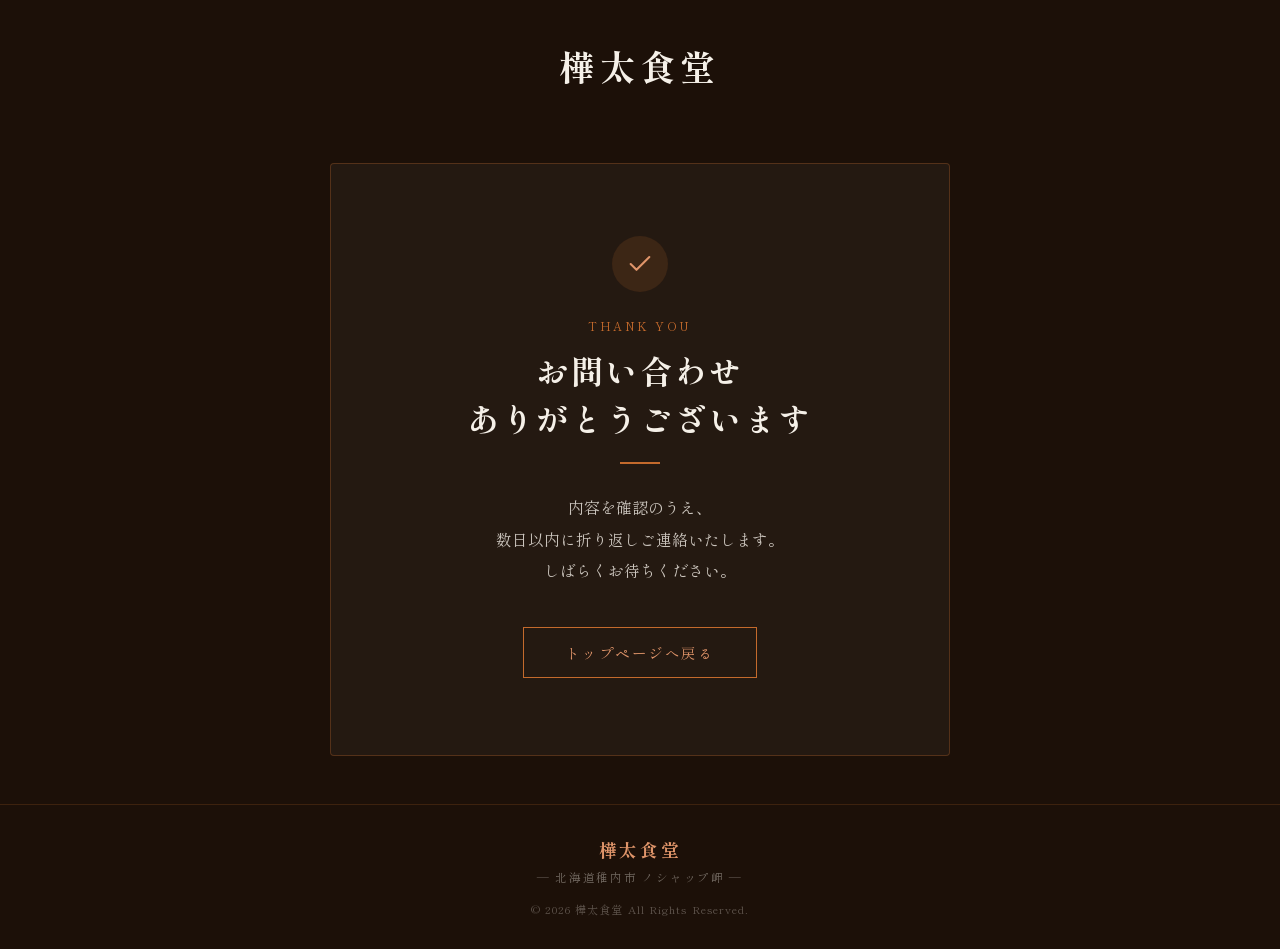
<file: thank-you.html>
<!DOCTYPE html>
<html lang="ja">
<head>
  <meta charset="UTF-8">
  <meta name="viewport" content="width=device-width, initial-scale=1.0">
  <title>お問い合わせありがとうございます｜樺太食堂</title>
  <meta name="robots" content="noindex">
  <link rel="icon" type="image/jpeg" href="logo/niko.jpg">
  <link rel="apple-touch-icon" href="logo/niko.jpg">
  <link rel="preconnect" href="https://fonts.googleapis.com">
  <link rel="preconnect" href="https://fonts.gstatic.com" crossorigin>
  <link href="https://fonts.googleapis.com/css2?family=Noto+Serif+JP:wght@400;700;900&family=Shippori+Mincho:wght@400;700;800&display=swap" rel="stylesheet">
  <style>
    *, *::before, *::after {
      margin: 0;
      padding: 0;
      box-sizing: border-box;
    }

    :root {
      --color-deep: #1c1008;
      --color-navy: #3d2813;
      --color-gold: #c46a2c;
      --color-gold-light: #e0956a;
      --color-white: #f5f0e8;
      --color-cream: #faf6f0;
      --font-serif: 'Shippori Mincho', 'Noto Serif JP', serif;
    }

    html, body {
      height: 100%;
    }

    body {
      background-color: var(--color-deep);
      color: var(--color-white);
      font-family: var(--font-serif);
      display: flex;
      flex-direction: column;
      min-height: 100vh;
    }

    /* ── Header ── */
    header {
      text-align: center;
      padding: 2.5rem 1rem 1.5rem;
    }

    .header-logo {
      font-size: clamp(1.6rem, 4vw, 2.2rem);
      font-weight: 800;
      letter-spacing: 0.15em;
      color: var(--color-white);
      text-decoration: none;
    }

    /* ── Main ── */
    main {
      flex: 1;
      display: flex;
      align-items: center;
      justify-content: center;
      padding: 3rem 1.5rem;
    }

    .card {
      background: rgba(255,255,255,0.04);
      border: 1px solid rgba(196, 106, 44, 0.3);
      border-radius: 4px;
      padding: clamp(2.5rem, 6vw, 4.5rem) clamp(2rem, 8vw, 5rem);
      text-align: center;
      max-width: 620px;
      width: 100%;
      animation: fadeUp 0.8s ease both;
    }

    @keyframes fadeUp {
      from { opacity: 0; transform: translateY(24px); }
      to   { opacity: 1; transform: translateY(0); }
    }

    .icon {
      width: 56px;
      height: 56px;
      margin: 0 auto 1.6rem;
      border-radius: 50%;
      background: rgba(196, 106, 44, 0.15);
      display: flex;
      align-items: center;
      justify-content: center;
    }

    .icon svg {
      width: 28px;
      height: 28px;
      fill: none;
      stroke: var(--color-gold-light);
      stroke-width: 1.8;
      stroke-linecap: round;
      stroke-linejoin: round;
    }

    .section-label {
      font-size: 0.72rem;
      letter-spacing: 0.22em;
      color: var(--color-gold);
      text-transform: uppercase;
      margin-bottom: 0.8rem;
    }

    h1 {
      font-size: clamp(1.5rem, 4vw, 2rem);
      font-weight: 700;
      letter-spacing: 0.08em;
      line-height: 1.5;
      margin-bottom: 1.2rem;
    }

    .gold-line {
      width: 40px;
      height: 2px;
      background: var(--color-gold);
      margin: 0 auto 1.8rem;
    }

    .message {
      font-size: clamp(0.88rem, 2vw, 0.98rem);
      line-height: 2;
      color: rgba(245, 240, 232, 0.8);
      margin-bottom: 2.5rem;
    }

    .btn {
      display: inline-block;
      padding: 0.9rem 2.6rem;
      border: 1px solid var(--color-gold);
      color: var(--color-gold-light);
      font-family: var(--font-serif);
      font-size: 0.9rem;
      letter-spacing: 0.18em;
      text-decoration: none;
      position: relative;
      overflow: hidden;
      transition: color 0.3s;
    }

    .btn::before {
      content: '';
      position: absolute;
      inset: 0;
      background: var(--color-gold);
      transform: scaleX(0);
      transform-origin: left;
      transition: transform 0.3s;
    }

    .btn:hover::before { transform: scaleX(1); }
    .btn:hover { color: var(--color-deep); }

    .btn span {
      position: relative;
    }

    /* ── Footer ── */
    footer {
      text-align: center;
      padding: 2rem 1rem;
      border-top: 1px solid rgba(196, 106, 44, 0.2);
    }

    .footer-logo {
      font-size: 1.1rem;
      font-weight: 800;
      letter-spacing: 0.15em;
      color: var(--color-gold-light);
      margin-bottom: 0.4rem;
    }

    .footer-tagline {
      font-size: 0.72rem;
      letter-spacing: 0.15em;
      color: rgba(245, 240, 232, 0.4);
      margin-bottom: 1rem;
    }

    .footer-bottom {
      font-size: 0.68rem;
      letter-spacing: 0.1em;
      color: rgba(245, 240, 232, 0.3);
    }
  </style>
</head>
<body>

  <header>
    <a href="index.html" class="header-logo">樺太食堂</a>
  </header>

  <main>
    <div class="card">
      <div class="icon">
        <svg viewBox="0 0 24 24">
          <path d="M20 6L9 17l-5-5"/>
        </svg>
      </div>
      <p class="section-label">Thank you</p>
      <h1>お問い合わせ<br>ありがとうございます</h1>
      <div class="gold-line"></div>
      <p class="message">
        内容を確認のうえ、<br>
        数日以内に折り返しご連絡いたします。<br>
        しばらくお待ちください。
      </p>
      <a href="index.html" class="btn"><span>トップページへ戻る</span></a>
    </div>
  </main>

  <footer>
    <div class="footer-logo">樺太食堂</div>
    <p class="footer-tagline">— 北海道稚内市 ノシャップ岬 —</p>
    <div class="footer-bottom">
      <p>&copy; 2026 樺太食堂 All Rights Reserved.</p>
    </div>
  </footer>

</body>
</html>
</file>
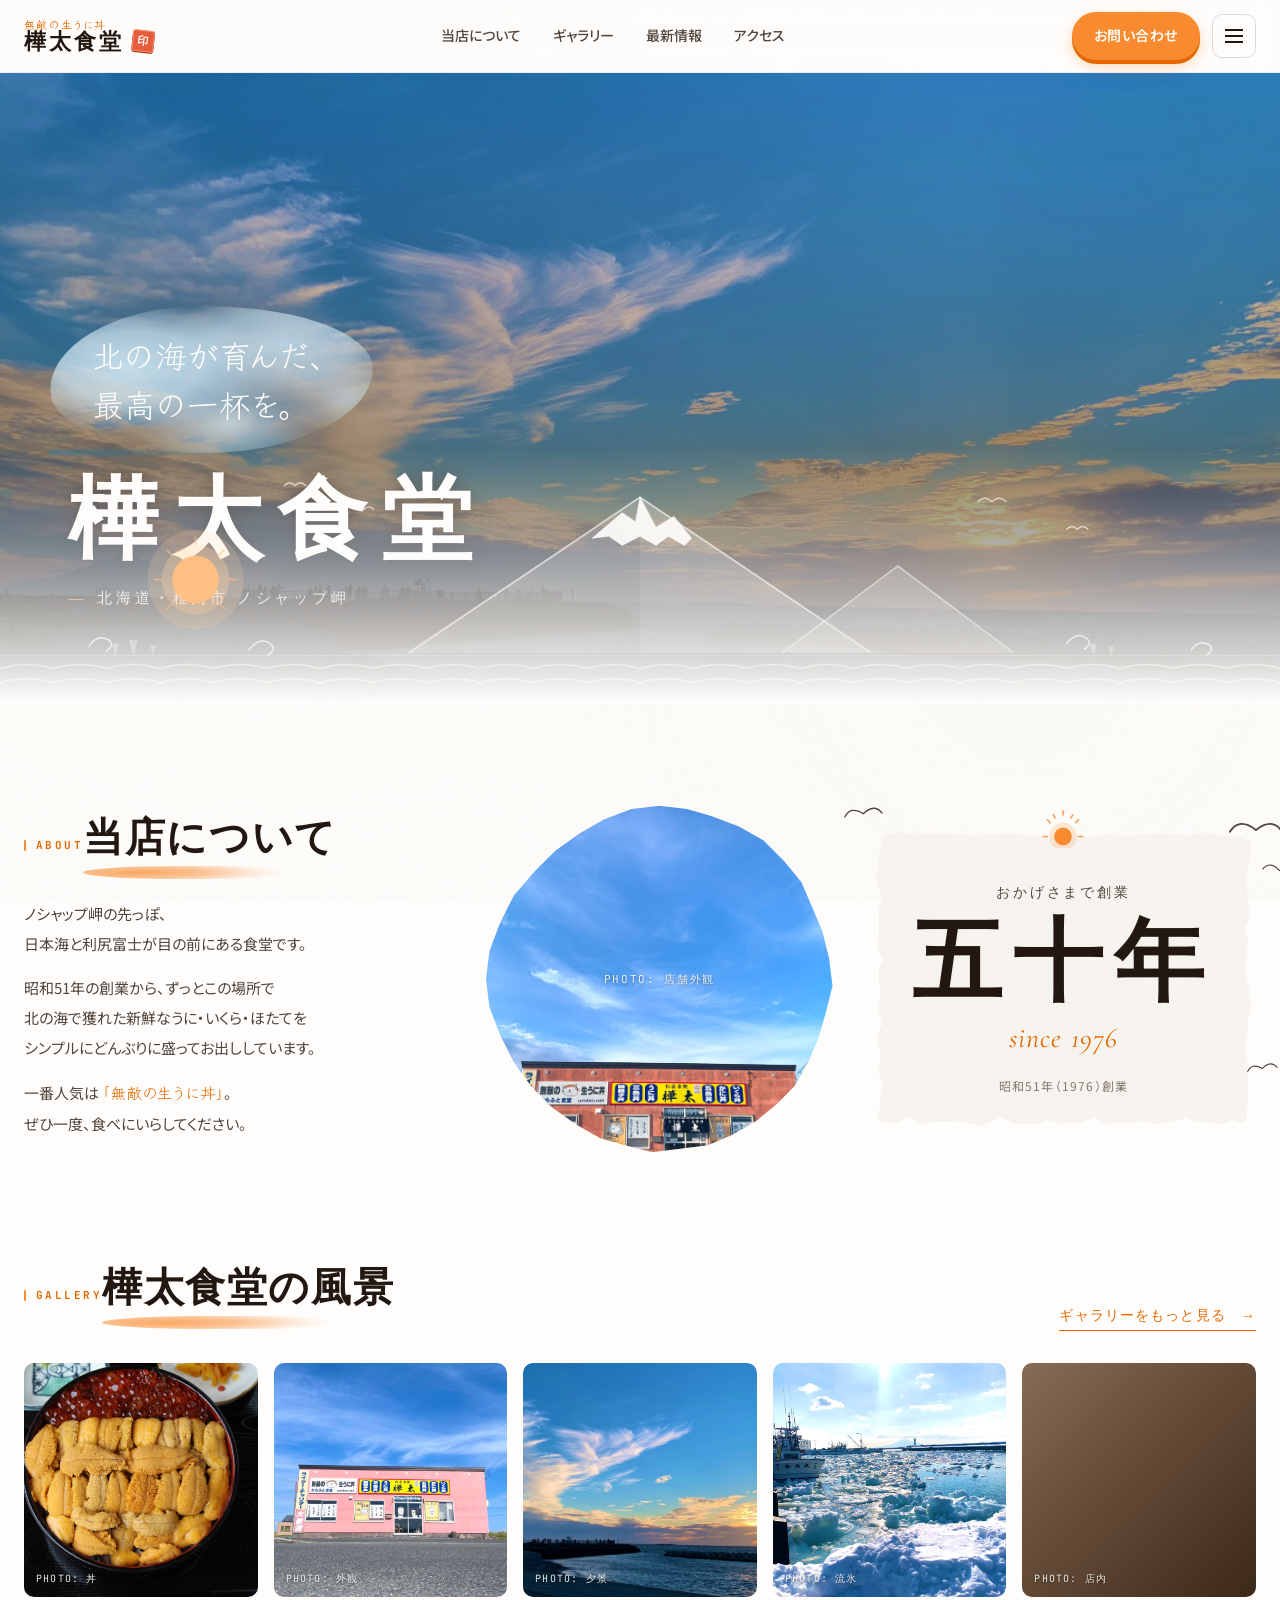
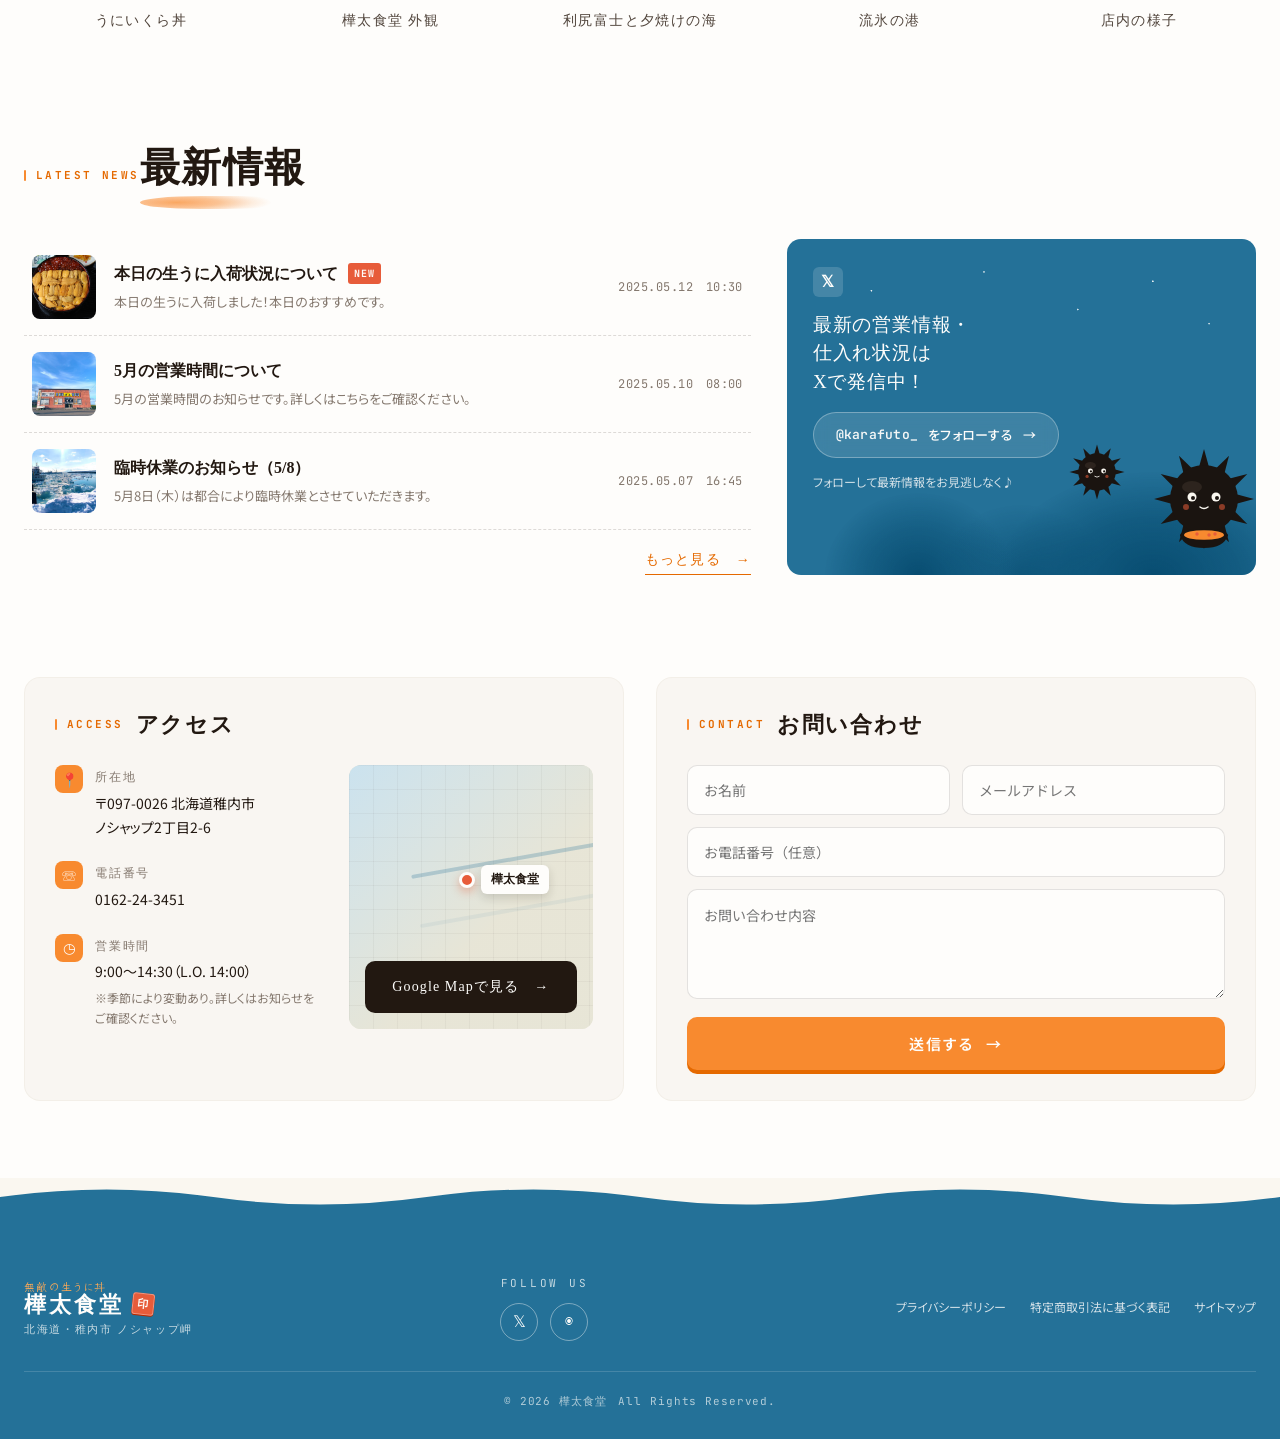
<file: unidon/Landing Page.html>
<!DOCTYPE html>
<html lang="ja">
<head>
<meta charset="UTF-8" />
<meta name="viewport" content="width=device-width,initial-scale=1" />
<title>樺太食堂 ｜ 無敵の生うに丼 ｜ 北海道・稚内市 ノシャップ岬</title>

<!-- Fonts -->
<link rel="preconnect" href="https://fonts.googleapis.com" />
<link rel="preconnect" href="https://fonts.gstatic.com" crossorigin />
<link href="https://fonts.googleapis.com/css2?family=Shippori+Mincho+B1:wght@400;500;600;700&family=Noto+Serif+JP:wght@400;500;600;700&family=Noto+Sans+JP:wght@300;400;500;600;700&family=Klee+One:wght@400;600&family=Yuji+Syuku&family=Yusei+Magic&family=Yomogi&family=Cormorant+Garamond:ital,wght@0,400;0,500;0,600;1,400;1,500&family=Manrope:wght@400;500;600;700&family=Caveat:wght@400;600&family=JetBrains+Mono:wght@400;500;600;700&display=swap" rel="stylesheet" />

<link rel="stylesheet" href="styles.css" />

<style>
  /* Decoration toggle */
  [data-decor="off"] body::before { display: none; }
  [data-decor="off"] .wave-divider { display: none; }
  [data-decor="off"] .hero-sun { display: none; }
  [data-decor="off"] .hero-tag::before { display: none; }
  [data-decor="off"] .sec-title::after { display: none; }
  [data-decor="off"] .about-anniv .rays { display: none; }
  [data-decor="off"] .foot::before { display: none; }
  [data-decor="off"] .about-anniv {
    -webkit-mask-image: none; mask-image: none;
    border: 1px solid var(--paper-edge);
  }
</style>
</head>
<body>

<!-- Reusable SVG filter defs — referenced via filter: url(#id) -->
<svg class="svg-filters" aria-hidden="true">
  <defs>
    <filter id="brushEdge" x="-10%" y="-10%" width="120%" height="120%">
      <feTurbulence type="fractalNoise" baseFrequency="0.018 0.045" numOctaves="2" seed="3" />
      <feDisplacementMap in="SourceGraphic" scale="8" />
    </filter>
    <filter id="roughedge" x="-10%" y="-10%" width="120%" height="120%">
      <feTurbulence type="fractalNoise" baseFrequency="0.06" numOctaves="2" seed="2" />
      <feDisplacementMap in="SourceGraphic" scale="2.5" />
    </filter>
    <filter id="paperEdge" x="-5%" y="-5%" width="110%" height="110%">
      <feTurbulence type="fractalNoise" baseFrequency="0.025" numOctaves="2" seed="9" />
      <feDisplacementMap in="SourceGraphic" scale="5" />
    </filter>
  </defs>
</svg>

<div id="root"></div>

<!-- React + Babel (local) -->
<script src="vendor/react.development.js"></script>
<script src="vendor/react-dom.development.js"></script>
<script src="vendor/babel.min.js"></script>

<script type="text/babel" src="tweaks-panel.jsx"></script>
<script type="text/babel" src="wave-divider.jsx"></script>
<script type="text/babel" src="app.jsx"></script>

</body>
</html>
</file>
<file: unidon/styles.css>
/* ─────────────────────────────────────────────
   樺太食堂 LP — Design Tokens & Global Styles
   ───────────────────────────────────────────── */

:root {
  /* Default palette: 朝焼け (warm uni accents on a clean white paper) */
  --paper:        oklch(0.995 0.003 80);
  --paper-2:      oklch(0.975 0.006 80);
  --paper-edge:   oklch(0.95 0.010 78);
  --ink:          oklch(0.22 0.020 60);
  --ink-2:        oklch(0.40 0.022 60);
  --ink-3:        oklch(0.58 0.022 60);
  --uni:          oklch(0.74 0.165 55);
  --uni-deep:     oklch(0.66 0.180 50);
  --ikura:        oklch(0.65 0.180 35);
  --sea:          oklch(0.52 0.095 235);
  --sea-deep:     oklch(0.38 0.085 240);
  --sea-pale:     oklch(0.90 0.030 230);
  --gold:         oklch(0.70 0.090 80);
  --leaf:         oklch(0.55 0.080 145);
}

[data-palette="kanagi"] {
  /* 凪の海 — cool indigo + soft beige */
  --paper:        oklch(0.965 0.010 85);
  --paper-2:      oklch(0.93  0.015 85);
  --paper-edge:   oklch(0.88  0.020 80);
  --ink:          oklch(0.22 0.030 250);
  --ink-2:        oklch(0.42 0.030 250);
  --ink-3:        oklch(0.60 0.025 245);
  --uni:          oklch(0.72 0.145 60);
  --uni-deep:     oklch(0.62 0.160 50);
  --ikura:        oklch(0.62 0.170 32);
  --sea:          oklch(0.42 0.110 245);
  --sea-deep:     oklch(0.28 0.090 250);
  --sea-pale:     oklch(0.84 0.045 235);
}

[data-palette="sumi"] {
  /* 伝統墨 — black ink + paper */
  --paper:        oklch(0.96 0.008 80);
  --paper-2:      oklch(0.92 0.012 78);
  --paper-edge:   oklch(0.86 0.018 76);
  --ink:          oklch(0.16 0.010 60);
  --ink-2:        oklch(0.38 0.010 60);
  --ink-3:        oklch(0.58 0.012 60);
  --uni:          oklch(0.72 0.170 55);
  --uni-deep:     oklch(0.62 0.180 45);
  --ikura:        oklch(0.55 0.180 30);
  --sea:          oklch(0.32 0.060 250);
  --sea-deep:     oklch(0.22 0.050 250);
  --sea-pale:     oklch(0.82 0.020 235);
}

/* Font families — controlled by [data-fonts] */
:root {
  --f-mincho: "Shippori Mincho B1", "Yu Mincho", "YuMincho", serif;
  --f-hand:   "Klee One", "Yuji Syuku", "Shippori Mincho B1", serif;
  --f-sans:   "Noto Sans JP", "Hiragino Kaku Gothic ProN", system-ui, sans-serif;
  --f-latin:  "Cormorant Garamond", "Shippori Mincho B1", serif;
  --f-mono:   "JetBrains Mono", ui-monospace, monospace;
}

[data-fonts="modern"] {
  --f-mincho: "Noto Serif JP", serif;
  --f-hand:   "Yusei Magic", "Noto Serif JP", serif;
  --f-sans:   "Noto Sans JP", system-ui, sans-serif;
  --f-latin:  "Manrope", system-ui, sans-serif;
}

[data-fonts="kobo"] {
  /* より手書き・素朴 */
  --f-mincho: "Yuji Syuku", "Shippori Mincho B1", serif;
  --f-hand:   "Yomogi", "Klee One", serif;
  --f-sans:   "Klee One", "Noto Sans JP", sans-serif;
  --f-latin:  "Caveat", "Cormorant Garamond", serif;
}

/* ─── Base ────────────────────────────────────────── */
* { box-sizing: border-box; }
html, body { margin: 0; padding: 0; }

body {
  font-family: var(--f-sans);
  color: var(--ink);
  background: var(--paper);
  -webkit-font-smoothing: antialiased;
  text-rendering: optimizeLegibility;
  line-height: 1.7;
  font-feature-settings: "palt";
  overflow-x: hidden;
}

/* Washi paper texture — very subtle, mostly white */
body::before {
  content: "";
  position: fixed;
  inset: 0;
  pointer-events: none;
  z-index: 0;
  background-image:
    radial-gradient(circle at 20% 30%, oklch(from var(--paper-edge) l c h / .15), transparent 50%),
    radial-gradient(circle at 80% 70%, oklch(from var(--paper-edge) l c h / .12), transparent 50%),
    url("data:image/svg+xml;utf8,<svg xmlns='http://www.w3.org/2000/svg' width='400' height='400'><filter id='n'><feTurbulence type='fractalNoise' baseFrequency='0.012 0.9' numOctaves='2' seed='5'/><feColorMatrix values='0 0 0 0 0.42  0 0 0 0 0.36  0 0 0 0 0.28  0 0 0 0.025 0'/></filter><rect width='400' height='400' filter='url(%23n)'/></svg>"),
    url("data:image/svg+xml;utf8,<svg xmlns='http://www.w3.org/2000/svg' width='240' height='240'><filter id='n'><feTurbulence type='fractalNoise' baseFrequency='0.85' numOctaves='2' seed='5'/><feColorMatrix values='0 0 0 0 0.42  0 0 0 0 0.36  0 0 0 0 0.28  0 0 0 0.020 0'/></filter><rect width='240' height='240' filter='url(%23n)'/></svg>");
  background-size: auto, auto, 400px 400px, 240px 240px;
  mix-blend-mode: multiply;
  opacity: .85;
}

/* SVG filter definitions injected once */
.svg-filters { position: absolute; width: 0; height: 0; overflow: hidden; }

#root { position: relative; z-index: 1; }

.container {
  width: min(1240px, 100% - 48px);
  margin-inline: auto;
}

/* Label kicker (| ABOUT, | GALLERY etc.) — single left bar only */
.kicker {
  display: inline-flex;
  align-items: center;
  gap: 10px;
  font-family: var(--f-mono);
  font-size: 11px;
  letter-spacing: .22em;
  font-weight: 700;
  color: var(--uni-deep);
  padding: 2px 0;
  white-space: nowrap;
}
.kicker::before {
  content: "";
  width: 2px;
  height: 11px;
  background: var(--uni);
  border-radius: 1px;
  flex-shrink: 0;
}

/* Section title — mincho + watercolor brush underline */
.sec-title {
  font-family: var(--f-mincho);
  font-weight: 600;
  font-size: clamp(28px, 3.4vw, 40px);
  line-height: 1.25;
  letter-spacing: .04em;
  margin: 8px 0 0;
  color: var(--ink);
  position: relative;
  display: inline-block;
  padding-bottom: 18px;
}
.sec-title .brush {
  position: absolute;
  left: 0;
  right: 12%;
  bottom: 2px;
  height: 13px;
  background-image:
    radial-gradient(ellipse 65% 90% at 25% 50%, oklch(from var(--uni) l c h / .82) 0%, oklch(from var(--uni) l c h / .55) 45%, oklch(from var(--uni) l c h / .15) 80%, transparent 100%);
  border-radius: 50% 40% 50% 50% / 60% 50% 50% 60%;
  transform: skewX(-6deg);
  opacity: .92;
  pointer-events: none;
}
.sec-title .text { position: relative; }
.sec-title::after { content: none; }

/* Section wrapper */
section.sec { padding: clamp(64px, 8vw, 120px) 0; position: relative; }

/* ─── Header ──────────────────────────────────────── */
.hdr {
  position: sticky;
  top: 0;
  z-index: 50;
  backdrop-filter: blur(14px) saturate(140%);
  -webkit-backdrop-filter: blur(14px) saturate(140%);
  background: oklch(from var(--paper) l c h / .78);
  border-bottom: 1px solid oklch(from var(--ink) l c h / .06);
}
.hdr-inner {
  display: flex;
  align-items: center;
  justify-content: space-between;
  gap: 20px;
  padding: 12px 0;
}
.brand { display: flex; align-items: center; gap: 10px; text-decoration: none; flex-shrink: 0; }
.brand:hover { text-decoration: none; }
.brand-text { text-decoration: none; }
.brand a, .brand a:hover { text-decoration: none; }
/* OLD brand mark (no longer used) */
.brand-mark { display: none; }

/* — superseded by inline .brand-seal above — */
.brand-seal-old { display: none; }
.brand-text {
  display: flex;
  flex-direction: column;
  line-height: 1.1;
}
.brand-sup {
  font-family: var(--f-hand);
  font-size: 11px;
  color: var(--uni-deep);
  letter-spacing: .12em;
}
.brand-name {
  font-family: var(--f-mincho);
  font-weight: 600;
  font-size: 22px;
  letter-spacing: .14em;
  color: var(--ink);
  display: inline-flex;
  align-items: flex-end;
  gap: 4px;
}

/* 朱印 — inline next to brand name */
.brand-seal {
  display: inline-grid;
  place-items: center;
  width: 22px;
  height: 22px;
  background: var(--ikura);
  color: var(--paper);
  border-radius: 3px;
  font-family: var(--f-mincho);
  font-size: 11px;
  font-weight: 700;
  letter-spacing: 0;
  transform: rotate(6deg) translateY(-2px);
  margin-left: 4px;
  box-shadow: 0 1px 0 oklch(from var(--ikura) calc(l - .15) c h),
              inset 0 0 0 1px oklch(from var(--paper) l c h / .35);
}
.nav { display: flex; align-items: center; gap: 28px; flex-shrink: 1; min-width: 0; }
.nav a {
  font-family: var(--f-sans);
  font-size: 14px;
  font-weight: 500;
  color: var(--ink-2);
  text-decoration: none;
  position: relative;
  padding: 6px 2px;
  transition: color .2s;
  white-space: nowrap;
}
.nav a:hover { color: var(--ink); }
.nav a::after {
  content: "";
  position: absolute;
  inset: auto 0 -2px 0;
  height: 2px;
  background: var(--uni);
  transform: scaleX(0);
  transform-origin: left;
  transition: transform .25s ease;
}
.nav a:hover::after { transform: scaleX(1); }

.cta {
  display: inline-flex;
  align-items: center;
  gap: 8px;
  padding: 12px 22px;
  border-radius: 999px;
  background: var(--uni);
  color: var(--paper);
  font-family: var(--f-sans);
  font-weight: 600;
  font-size: 14px;
  letter-spacing: .04em;
  text-decoration: none;
  border: none;
  cursor: pointer;
  white-space: nowrap;
  flex-shrink: 0;
  box-shadow: 0 4px 0 var(--uni-deep), 0 6px 14px oklch(from var(--uni) l c h / .35);
  transition: transform .15s ease, box-shadow .15s ease;
}
.cta:hover { transform: translateY(-1px); box-shadow: 0 5px 0 var(--uni-deep), 0 8px 18px oklch(from var(--uni) l c h / .4); }
.cta:active { transform: translateY(2px); box-shadow: 0 2px 0 var(--uni-deep); }

.menu-btn {
  display: inline-flex;
  width: 44px; height: 44px;
  border: 1px solid oklch(from var(--ink) l c h / .15);
  background: transparent;
  border-radius: 10px;
  cursor: pointer;
  align-items: center;
  justify-content: center;
  flex-shrink: 0;
}
.menu-btn span { display: block; width: 18px; height: 1.5px; background: var(--ink); position: relative; }
.menu-btn span::before, .menu-btn span::after {
  content: ""; position: absolute; left: 0; right: 0; height: 1.5px; background: var(--ink);
}
.menu-btn span::before { top: -6px; }
.menu-btn span::after { top: 6px; }

/* ─── Hero ────────────────────────────────────────── */
.hero {
  position: relative;
  min-height: 70vh;
  overflow: hidden;
  background-image: url("uploads/GXMLRFraEAAdRz7.jpeg");
  background-size: cover;
  background-position: center 30%;
}
.hero::before {
  content: "";
  position: absolute;
  inset: 0;
  background: linear-gradient(
    to top,
    oklch(from var(--ink) l c h / .80) 0%,
    oklch(from var(--ink) l c h / .40) 45%,
    oklch(from var(--ink) l c h / .10) 100%
  );
  z-index: 1;
}
.hero-grid {
  position: relative;
  z-index: 2;
  display: flex;
  align-items: flex-end;
  min-height: 70vh;
  padding: 0;
}
.hero-text {
  position: relative;
  z-index: 2;
  padding: clamp(40px, 6vw, 80px) max(32px, calc((100vw - 1240px) / 2 + 48px));
  padding-top: 0;
  color: var(--paper);
}
.hero-tag {
  font-family: var(--f-hand);
  font-size: clamp(22px, 2.6vw, 32px);
  line-height: 1.55;
  color: var(--paper);
  margin: 0 0 12px;
  position: relative;
  display: inline-block;
  font-weight: 500;
  padding: 14px 24px 16px;
}
.hero-tag .watercolor {
  position: absolute;
  left: -18px; top: -10px; right: -24px; bottom: -8px;
  background-image:
    radial-gradient(ellipse 55% 60% at 25% 40%, oklch(from var(--sea-pale) l c h / .95) 0%, oklch(from var(--sea-pale) l c h / .75) 40%, transparent 75%),
    radial-gradient(ellipse 48% 50% at 72% 28%, oklch(from var(--sea-pale) l c h / .85) 0%, oklch(from var(--sea-pale) l c h / .6) 45%, transparent 80%),
    radial-gradient(ellipse 42% 50% at 55% 80%, oklch(from var(--sea-pale) l c h / .8) 0%, transparent 70%),
    radial-gradient(ellipse 28% 35% at 92% 65%, oklch(from var(--sea-pale) l c h / .65) 0%, transparent 75%);
  transform: rotate(-1.5deg);
  border-radius: 45% 55% 50% 50% / 55% 45% 55% 45%;
  pointer-events: none;
  z-index: 0;
}
.hero-tag-text {
  position: relative;
  z-index: 1;
  display: inline-block;
  white-space: nowrap;
}
.hero-tag::before { content: none; }
.hero-tag::after {
  content: "";
  position: absolute;
  left: -8px; right: 30%; bottom: -2px;
  height: 5px;
  background: linear-gradient(90deg, oklch(from var(--sea) l c h / .55), transparent);
  filter: blur(1.5px);
  border-radius: 6px;
  z-index: 0;
}
.hero-tag::after {
  content: "";
  position: absolute;
  left: -20px; right: 25%; bottom: -10px;
  height: 5px;
  background: linear-gradient(90deg, oklch(from var(--sea) l c h / .55), transparent);
  filter: blur(1.5px);
  z-index: -1;
  border-radius: 6px;
}
.hero-name {
  font-family: var(--f-mincho);
  font-weight: 600;
  font-size: clamp(54px, 7.0vw, 100px);
  letter-spacing: .12em;
  line-height: 1;
  color: var(--paper);
  margin: 18px 0 20px;
  white-space: nowrap;
  display: flex;
  gap: clamp(2px, 0.3vw, 4px);
  text-shadow: 0 2px 16px oklch(from var(--ink) l c h / .5);
}
.hero-name span { display: inline-block; }
.hero-loc {
  font-family: var(--f-mincho);
  font-size: clamp(13px, 1.2vw, 16px);
  letter-spacing: .25em;
  color: oklch(from var(--paper) l c h / .85);
}
.hero-loc::before {
  content: "—";
  margin-right: 10px;
  color: var(--uni);
}

.hero-photo {
  display: none;
}
.hero-photo::before {
  content: "";
  position: absolute;
  inset: 0;
  background:
    radial-gradient(ellipse 60% 70% at 50% 45%, oklch(from var(--uni) l c h / .35) 0%, transparent 70%),
    radial-gradient(ellipse 80% 40% at 80% 80%, oklch(from var(--ikura) l c h / .15) 0%, transparent 70%);
  z-index: 0;
}
.hero-photo::after {
  content: "";
  position: absolute;
  inset: 0;
  background-image: repeating-linear-gradient(
    45deg, transparent 0, transparent 28px,
    oklch(from var(--ink) l c h / .025) 28px, oklch(from var(--ink) l c h / .025) 30px);
  z-index: 0;
  pointer-events: none;
}
.hero-placeholder {
  position: absolute;
  inset: 0;
  display: flex;
  flex-direction: column;
  align-items: center;
  justify-content: center;
  gap: 18px;
  padding: 32px;
  text-align: center;
  z-index: 1;
}
.hero-placeholder .frame {
  width: clamp(180px, 22vw, 280px);
  aspect-ratio: 1;
  border: 2px dashed oklch(from var(--ink) l c h / .28);
  border-radius: 12px;
  display: grid;
  place-items: center;
  background: oklch(from var(--paper) l c h / .35);
  backdrop-filter: blur(2px);
  position: relative;
}
.hero-placeholder .frame svg {
  width: 50%;
  height: 50%;
  color: oklch(from var(--ink) l c h / .45);
}
.hero-placeholder .corners {
  position: absolute;
  inset: -10px;
  pointer-events: none;
}
.hero-placeholder .corners::before,
.hero-placeholder .corners::after {
  content: "";
  position: absolute;
  width: 20px;
  height: 20px;
  border: 2px solid var(--uni);
}
.hero-placeholder .corners::before { top: 0; left: 0; border-right: 0; border-bottom: 0; }
.hero-placeholder .corners::after  { bottom: 0; right: 0; border-left: 0; border-top: 0; }
.hero-placeholder .meta-tag {
  font-family: var(--f-mono);
  font-size: 11px;
  letter-spacing: .25em;
  color: var(--ink-2);
  text-transform: uppercase;
  font-weight: 600;
}
.hero-placeholder .meta-title {
  font-family: var(--f-mincho);
  font-size: clamp(20px, 2vw, 26px);
  letter-spacing: .12em;
  color: var(--ink);
  font-weight: 600;
}
.hero-placeholder .meta-spec {
  font-family: var(--f-mono);
  font-size: 10px;
  letter-spacing: .15em;
  color: var(--ink-3);
  padding-top: 10px;
  margin-top: 4px;
  border-top: 1px solid oklch(from var(--ink) l c h / .15);
  width: min(280px, 70%);
  text-align: center;
}

/* Sun-burst behind hero name */
.hero-sun {
  position: absolute;
  left: -30px; top: 50%;
  width: 180px; height: 180px;
  transform: translateY(-60%);
  background: var(--gold);
  border-radius: 50%;
  opacity: .14;
  z-index: -1;
  filter: blur(2px);
}

/* Wave divider — small band, integrated below hero photo */
.wave-divider {
  position: absolute;
  bottom: 0;
  left: 0;
  right: 0;
  pointer-events: none;
  z-index: 3;
  height: clamp(160px, 20vw, 280px);
  overflow: hidden;
  /* 白シルエット用に色変数を上書き */
  --sea-deep: oklch(0.98 0.005 80);
  --sea:      oklch(0.96 0.005 80);
  --sea-pale: oklch(0.995 0.003 80);
  --ink-2:    oklch(0.97 0.003 80);
  --gold:     oklch(0.92 0.09 65);
  --uni:      oklch(0.88 0.13 55);
  --paper:    oklch(0.995 0.003 80);
}
.wave-divider svg { display: block; width: 100%; height: 100%; }

/* ─── About ───────────────────────────────────────── */
.about-grid {
  display: grid;
  grid-template-columns: 1.1fr 0.9fr 1fr;
  gap: clamp(20px, 3vw, 50px);
  align-items: center;
}
.about-text p {
  margin: 0 0 14px;
  font-size: 15px;
  line-height: 2.0;
  color: var(--ink-2);
}
.about-text p:first-of-type { margin-top: 18px; }
.about-text p strong {
  font-family: var(--f-hand);
  color: var(--uni-deep);
  font-weight: 500;
  font-size: 1.05em;
}
.about-photo {
  position: relative;
  aspect-ratio: 1 / 1;
  background-image: url("uploads/GYNGeQLakAMuPA7.jpeg");
  background-size: cover;
  background-position: center top;
  background-color: var(--sea);
  /* hand-brushed circle with strong irregular edge */
  clip-path: polygon(
    50% 0%, 58% 1%, 65% 3%, 73% 6%, 80% 10%, 86% 16%, 91% 22%, 94% 29%,
    97% 36%, 99% 44%, 100% 52%, 98% 60%, 96% 67%, 93% 74%, 89% 81%, 84% 86%,
    78% 91%, 71% 95%, 64% 98%, 56% 99%, 48% 100%, 40% 98%, 33% 96%, 26% 92%,
    19% 87%, 13% 81%, 8% 74%, 4% 66%, 1% 58%, 0% 50%, 1% 42%, 4% 34%,
    8% 26%, 14% 19%, 20% 13%, 27% 8%, 34% 4%, 42% 1%
  );
  filter: drop-shadow(0 18px 30px oklch(from var(--ink) l c h / .25));
}
.about-photo::before { content: none; }
.about-photo::after { content: none; }
.about-photo .lbl {
  position: absolute;
  inset: 0;
  display: grid;
  place-items: center;
  font-family: var(--f-mono);
  font-size: 11px;
  letter-spacing: .15em;
  color: oklch(from var(--paper) l c h / .9);
  text-shadow: 0 1px 3px rgba(0,0,0,.4);
  z-index: 2;
}
.about-anniv {
  position: relative;
  padding: 56px 32px 36px;
  background: var(--paper-2);
  text-align: center;
  /* torn paper edge — deeper irregularity */
  clip-path: polygon(
    0% 5%, 4% 1%, 10% 3%, 16% 0%, 22% 2%, 28% 4%, 34% 1%, 40% 3%, 46% 0%, 52% 2%, 58% 4%, 64% 1%, 70% 3%, 76% 0%, 82% 4%, 88% 1%, 94% 3%, 100% 6%,
    98% 14%, 100% 24%, 97% 34%, 100% 44%, 98% 54%, 100% 64%, 97% 74%, 100% 84%, 98% 92%, 100% 98%,
    94% 96%, 88% 99%, 82% 95%, 76% 98%, 70% 96%, 64% 99%, 58% 95%, 52% 98%, 46% 96%, 40% 99%, 34% 95%, 28% 98%, 22% 96%, 16% 99%, 10% 95%, 4% 98%, 0% 94%,
    3% 84%, 0% 74%, 3% 64%, 0% 54%, 3% 44%, 0% 34%, 3% 24%, 0% 14%
  );
  filter: drop-shadow(0 8px 20px oklch(from var(--ink) l c h / .12));
  isolation: isolate;
  /* torn paper mask — irregular edges */
  -webkit-mask-image: url("data:image/svg+xml;utf8,<svg xmlns='http://www.w3.org/2000/svg' viewBox='0 0 200 200' preserveAspectRatio='none'><filter id='rr'><feTurbulence type='fractalNoise' baseFrequency='0.04' numOctaves='2' seed='7'/><feDisplacementMap in='SourceGraphic' scale='6'/></filter><rect x='4' y='6' width='192' height='188' rx='4' fill='black' filter='url(%23rr)'/></svg>");
  mask-image: url("data:image/svg+xml;utf8,<svg xmlns='http://www.w3.org/2000/svg' viewBox='0 0 200 200' preserveAspectRatio='none'><filter id='rr'><feTurbulence type='fractalNoise' baseFrequency='0.04' numOctaves='2' seed='7'/><feDisplacementMap in='SourceGraphic' scale='6'/></filter><rect x='4' y='6' width='192' height='188' rx='4' fill='black' filter='url(%23rr)'/></svg>");
  -webkit-mask-size: 100% 100%;
  mask-size: 100% 100%;
  filter: drop-shadow(0 8px 16px oklch(from var(--ink) l c h / .15));
  isolation: isolate;
}
.about-anniv::after {
  /* faint paper grain overlay inside the torn shape */
  content: "";
  position: absolute;
  inset: 0;
  background-image: url("data:image/svg+xml;utf8,<svg xmlns='http://www.w3.org/2000/svg' width='200' height='200'><filter id='n'><feTurbulence type='fractalNoise' baseFrequency='1.2' numOctaves='2' seed='9'/><feColorMatrix values='0 0 0 0 0.42  0 0 0 0 0.36  0 0 0 0 0.28  0 0 0 0.10 0'/></filter><rect width='200' height='200' filter='url(%23n)'/></svg>");
  mix-blend-mode: multiply;
  opacity: .6;
  pointer-events: none;
  z-index: 0;
}
.about-anniv > * { position: relative; z-index: 1; }
.about-anniv .label {
  font-family: var(--f-mincho);
  font-size: 14px;
  letter-spacing: .2em;
  color: var(--ink-2);
}
.about-anniv .big {
  font-family: var(--f-mincho);
  font-weight: 600;
  font-size: clamp(56px, 7vw, 96px);
  color: var(--ink);
  letter-spacing: .12em;
  line-height: 1;
  margin: 12px 0 8px;
}
.about-anniv .latin {
  font-family: var(--f-latin);
  font-style: italic;
  font-size: 28px;
  color: var(--uni-deep);
  letter-spacing: .04em;
  margin: 6px 0 14px;
}
.about-anniv .small {
  font-size: 12px;
  color: var(--ink-3);
  letter-spacing: .1em;
}
.about-anniv .rays {
  position: absolute;
  top: -10px; left: 50%;
  transform: translateX(-50%);
  width: 160px;
  height: 1px;
  display: none;
}
/* Seagulls floating around the anniversary card */
.gulls {
  position: absolute;
  inset: 0;
  pointer-events: none;
  z-index: 3;
}
.gulls span {
  position: absolute;
  display: block;
  line-height: 0;
}
.gulls .g1 { top: -10px;  right: -28px;  width: 56px; }
.gulls .g2 { top: 36px;   right: -42px;  width: 36px; transform: rotate(10deg); }
.gulls .g3 { bottom: 60px; right: -22px; width: 32px; transform: rotate(-8deg); }
.gulls .g4 { top: -22px; left: -28px;  width: 40px; transform: rotate(-6deg); }

/* ─── Gallery ─────────────────────────────────────── */
.gallery-head {
  display: flex;
  align-items: flex-end;
  justify-content: space-between;
  gap: 24px;
  margin-bottom: 32px;
  flex-wrap: wrap;
}
.gallery-grid {
  display: grid;
  grid-template-columns: repeat(5, 1fr);
  gap: 16px;
}
.gcard { display: flex; flex-direction: column; gap: 12px; }
.gcard .thumb {
  position: relative;
  aspect-ratio: 1 / 1;
  border-radius: 10px;
  overflow: hidden;
  background-color: var(--paper-2);
  transition: transform .35s ease, box-shadow .35s ease;
}
.gcard:hover .thumb {
  transform: translateY(-4px);
  box-shadow: 0 18px 28px -10px oklch(from var(--ink) l c h / .25);
}
.gcard .thumb::after {
  content: var(--ph-label, "");
  position: absolute;
  inset: auto 0 0 0;
  padding: 10px 12px;
  font-family: var(--f-mono);
  font-size: 10px;
  letter-spacing: .12em;
  color: oklch(from var(--paper) l c h / .92);
  text-shadow: 0 1px 2px rgba(0,0,0,.5);
  z-index: 1;
}
.gcard .cap {
  font-family: var(--f-mincho);
  font-size: 14px;
  text-align: center;
  color: var(--ink-2);
  letter-spacing: .1em;
}
.more-link {
  font-family: var(--f-mincho);
  font-size: 14px;
  color: var(--uni-deep);
  text-decoration: none;
  letter-spacing: .08em;
  display: inline-flex; align-items: center; gap: 8px;
  border-bottom: 1px solid currentColor;
  padding-bottom: 2px;
  transition: gap .2s;
}
.more-link:hover { gap: 14px; }

/* ─── News ────────────────────────────────────────── */
.news-grid {
  display: grid;
  grid-template-columns: 1.55fr 1fr;
  gap: 36px;
}
.news-list { display: flex; flex-direction: column; gap: 0; }
.news-item {
  display: grid;
  grid-template-columns: 64px 1fr auto;
  gap: 18px;
  align-items: center;
  padding: 16px 8px;
  border-bottom: 1px dashed oklch(from var(--ink) l c h / .15);
  text-decoration: none;
  color: inherit;
  transition: background .2s, padding-left .2s;
}
.news-item:hover { background: oklch(from var(--paper-2) l c h / .5); padding-left: 14px; }
.news-thumb {
  width: 64px; height: 64px;
  border-radius: 8px;
  background-color: var(--paper-2);
  position: relative;
  overflow: hidden;
  flex-shrink: 0;
}
.news-body { min-width: 0; }
.news-title {
  font-family: var(--f-mincho);
  font-size: 16px;
  font-weight: 600;
  color: var(--ink);
  margin: 0 0 4px;
  display: flex; align-items: center; gap: 10px;
}
.news-title .badge {
  font-family: var(--f-mono);
  font-size: 10px;
  font-weight: 700;
  padding: 2px 6px;
  background: var(--ikura);
  color: var(--paper);
  border-radius: 3px;
  letter-spacing: .1em;
}
.news-desc {
  font-size: 13px;
  color: var(--ink-3);
  margin: 0;
  white-space: nowrap;
  overflow: hidden;
  text-overflow: ellipsis;
}
.news-date {
  font-family: var(--f-mono);
  font-size: 12px;
  color: var(--ink-3);
  letter-spacing: .04em;
  white-space: nowrap;
}
.news-more {
  text-align: right;
  margin-top: 14px;
}

/* X card */
.x-card {
  position: relative;
  background: var(--sea);
  color: var(--paper);
  border-radius: 14px;
  padding: 28px 26px;
  overflow: hidden;
  isolation: isolate;
}
.x-card::before {
  /* mountain silhouettes — softer, more elegant */
  content: "";
  position: absolute;
  inset: auto 0 0 0;
  height: 70%;
  background:
    /* fore mountain (right large) */
    radial-gradient(ellipse 60% 80% at 78% 100%, var(--sea-deep) 0%, oklch(from var(--sea-deep) l c h / .6) 30%, transparent 55%),
    /* fore mountain (left) */
    radial-gradient(ellipse 40% 70% at 28% 100%, var(--sea-deep) 0%, oklch(from var(--sea-deep) l c h / .5) 28%, transparent 50%),
    /* mid mountain */
    radial-gradient(ellipse 30% 50% at 50% 100%, oklch(from var(--sea-deep) l c h / .7) 0%, transparent 60%);
  z-index: -1;
  opacity: .85;
}
.x-card::after {
  /* faint star sparkles around the top */
  content: "";
  position: absolute;
  inset: 0 0 30% 0;
  background-image:
    radial-gradient(circle at 18% 22%, oklch(from var(--paper) l c h / .9) 0%, oklch(from var(--paper) l c h / .9) 0.5px, transparent 1.2px),
    radial-gradient(circle at 78% 18%, oklch(from var(--paper) l c h / .9) 0%, oklch(from var(--paper) l c h / .9) 0.5px, transparent 1.2px),
    radial-gradient(circle at 42% 14%, oklch(from var(--paper) l c h / .7) 0%, oklch(from var(--paper) l c h / .7) 0.5px, transparent 1.2px),
    radial-gradient(circle at 62% 30%, oklch(from var(--paper) l c h / .8) 0%, oklch(from var(--paper) l c h / .8) 0.5px, transparent 1.2px),
    radial-gradient(circle at 90% 36%, oklch(from var(--paper) l c h / .7) 0%, oklch(from var(--paper) l c h / .7) 0.5px, transparent 1.2px),
    radial-gradient(circle at 30% 38%, oklch(from var(--paper) l c h / .6) 0%, oklch(from var(--paper) l c h / .6) 0.5px, transparent 1.2px);
  z-index: -1;
  pointer-events: none;
}
.x-icon {
  width: 30px; height: 30px;
  display: grid; place-items: center;
  background: oklch(from var(--paper) l c h / .15);
  border-radius: 6px;
  font-family: var(--f-mincho);
  font-weight: 700;
}
.x-card h3 {
  margin: 14px 0 16px;
  font-family: var(--f-mincho);
  font-size: 19px;
  font-weight: 500;
  letter-spacing: .04em;
  line-height: 1.5;
  max-width: 58%;
}
.x-follow {
  display: inline-flex;
  align-items: center;
  gap: 10px;
  background: oklch(from var(--paper) l c h / .12);
  backdrop-filter: blur(8px);
  border: 1px solid oklch(from var(--paper) l c h / .3);
  padding: 11px 22px;
  border-radius: 999px;
  color: var(--paper);
  text-decoration: none;
  font-family: var(--f-sans);
  font-size: 13px;
  font-weight: 500;
  transition: background .2s, transform .15s;
  white-space: nowrap;
  letter-spacing: .02em;
}
.x-follow:hover { background: oklch(from var(--paper) l c h / .22); transform: translateY(-1px); }
.x-follow .uname { font-family: var(--f-mono); font-weight: 600; opacity: .95; }
.x-follow .sep { opacity: .5; }
.x-follow:hover { background: oklch(from var(--paper) l c h / .25); }
.x-foot {
  margin-top: 14px;
  font-size: 12px;
  color: oklch(from var(--paper) l c h / .8);
  font-family: var(--f-sans);
  max-width: 55%;
  position: relative;
  z-index: 1;
}
/* Cute black uni mascot — circular body with spikes + face + tiny bowl */
.x-mascot {
  position: absolute;
  right: -8px;
  bottom: -4px;
  width: 200px;
  height: auto;
  pointer-events: none;
  z-index: 2;
}

/* ─── Access + Contact ────────────────────────────── */
.bottom-grid {
  display: grid;
  grid-template-columns: 1fr 1fr;
  gap: 32px;
}
.panel {
  background: var(--paper-2);
  border-radius: 16px;
  padding: 28px 30px 30px;
  border: 1px solid oklch(from var(--paper-edge) l c h / .8);
  position: relative;
}
.panel-head {
  display: flex; align-items: center; gap: 12px;
  margin-bottom: 22px;
}
.panel-head h3 {
  font-family: var(--f-mincho);
  font-size: 22px;
  font-weight: 600;
  margin: 0;
  letter-spacing: .08em;
}

.access-grid {
  display: grid;
  grid-template-columns: minmax(0, 1.05fr) minmax(220px, 0.95fr);
  gap: 24px;
}
.access-info { display: flex; flex-direction: column; gap: 22px; min-width: 0; }
.info-row { display: flex; gap: 12px; align-items: flex-start; }
.info-row > div:last-child { min-width: 0; flex: 1; }
.info-ico {
  width: 28px; height: 28px;
  border-radius: 8px;
  background: var(--uni);
  color: var(--paper);
  display: grid; place-items: center;
  font-size: 14px;
  flex-shrink: 0;
}
.info-lbl {
  font-family: var(--f-mincho);
  font-size: 12px;
  letter-spacing: .15em;
  color: var(--ink-3);
  margin: 2px 0 4px;
}
.info-val {
  font-size: 14px;
  line-height: 1.7;
  color: var(--ink);
  word-break: keep-all;
  overflow-wrap: anywhere;
  white-space: nowrap;
}
.info-val.wrap { white-space: normal; }
.info-sub { font-size: 12px; color: var(--ink-3); margin-top: 4px; }
.map {
  position: relative;
  border-radius: 12px;
  overflow: hidden;
  min-height: 240px;
  background: oklch(0.92 0.020 100);
  display: flex;
  flex-direction: column;
  justify-content: flex-end;
}
.map::before {
  content: "";
  position: absolute; inset: 0;
  background-image:
    linear-gradient(oklch(from var(--ink) l c h / .04) 1px, transparent 1px),
    linear-gradient(90deg, oklch(from var(--ink) l c h / .04) 1px, transparent 1px),
    linear-gradient(135deg, var(--sea-pale) 0%, oklch(0.92 0.020 100) 60%);
  background-size: 24px 24px, 24px 24px, 100% 100%;
}
.map::after {
  content: "";
  position: absolute;
  left: 25%; top: 35%;
  width: 80%; height: 4px;
  background: var(--sea);
  opacity: .25;
  border-radius: 2px;
  transform: rotate(-10deg);
  box-shadow: 0 50px 0 oklch(from var(--sea) l c h / .25);
}
.map-pin {
  position: absolute;
  left: 45%; top: 38%;
  display: flex; align-items: center; gap: 6px;
  z-index: 2;
}
.map-pin .dot {
  width: 16px; height: 16px;
  border-radius: 50%;
  background: var(--ikura);
  border: 3px solid var(--paper);
  box-shadow: 0 4px 10px oklch(from var(--ikura) l c h / .4);
}
.map-pin .tag {
  background: var(--paper);
  padding: 4px 10px;
  border-radius: 6px;
  font-family: var(--f-mincho);
  font-size: 12px;
  font-weight: 600;
  color: var(--ink);
  box-shadow: 0 4px 10px oklch(from var(--ink) l c h / .15);
}
.map-btn {
  position: relative;
  z-index: 1;
  margin: 16px;
  padding: 14px 18px;
  background: var(--ink);
  color: var(--paper);
  text-decoration: none;
  text-align: center;
  border-radius: 10px;
  font-family: var(--f-mincho);
  font-size: 14px;
  letter-spacing: .08em;
  display: inline-flex;
  align-items: center;
  justify-content: center;
  gap: 10px;
  transition: background .2s;
}
.map-btn:hover { background: var(--sea-deep); }

/* Contact form */
.form { display: flex; flex-direction: column; gap: 12px; }
.form-row { display: grid; grid-template-columns: 1fr 1fr; gap: 12px; }
.form input, .form textarea {
  width: 100%;
  padding: 14px 16px;
  background: var(--paper);
  border: 1px solid oklch(from var(--ink) l c h / .12);
  border-radius: 10px;
  font-family: var(--f-sans);
  font-size: 14px;
  color: var(--ink);
  outline: none;
  transition: border-color .15s, box-shadow .15s;
}
.form input:focus, .form textarea:focus {
  border-color: var(--uni);
  box-shadow: 0 0 0 4px oklch(from var(--uni) l c h / .15);
}
.form textarea { min-height: 110px; resize: vertical; line-height: 1.6; }
.submit {
  margin-top: 6px;
  padding: 16px;
  background: var(--uni);
  color: var(--paper);
  border: none;
  border-radius: 10px;
  font-family: var(--f-sans);
  font-weight: 600;
  font-size: 15px;
  letter-spacing: .08em;
  cursor: pointer;
  display: inline-flex;
  align-items: center;
  justify-content: center;
  gap: 12px;
  box-shadow: 0 4px 0 var(--uni-deep);
  transition: transform .12s, box-shadow .12s;
}
.submit:hover { transform: translateY(-1px); box-shadow: 0 5px 0 var(--uni-deep); }
.submit:active { transform: translateY(2px); box-shadow: 0 2px 0 var(--uni-deep); }
.submit.sent { background: var(--leaf); box-shadow: 0 4px 0 oklch(from var(--leaf) calc(l - .12) c h); }

/* ─── Footer ──────────────────────────────────────── */
.foot {
  position: relative;
  background: var(--sea);
  color: var(--paper);
  padding: clamp(40px, 5vw, 64px) 0 28px;
  margin-top: clamp(40px, 6vw, 80px);
  overflow: hidden;
}
.foot::before {
  /* top wave */
  content: "";
  position: absolute;
  inset: -1px 0 auto 0;
  height: 40px;
  background-image: url("data:image/svg+xml;utf8,<svg xmlns='http://www.w3.org/2000/svg' viewBox='0 0 1440 80' preserveAspectRatio='none'><path d='M0,40 Q120,10 240,40 T480,40 T720,40 T960,40 T1200,40 T1440,40 L1440,0 L0,0 Z' fill='%23faf7f0'/></svg>");
  background-size: 100% 100%;
}
.foot-grid {
  display: flex;
  align-items: center;
  justify-content: space-between;
  gap: 24px;
  flex-wrap: wrap;
  padding-top: 32px;
}
.foot-brand .brand-name { color: var(--paper); }
.foot-brand .brand-sup { color: oklch(from var(--uni) calc(l + .1) c h); }
.foot-brand .brand-mark { background: var(--paper); color: var(--ink); box-shadow: 2px 2px 0 var(--uni); }
.foot-loc {
  font-family: var(--f-mincho);
  font-size: 11px;
  letter-spacing: .15em;
  color: oklch(from var(--paper) l c h / .75);
  margin-top: 6px;
}
.follow {
  display: flex; flex-direction: column; align-items: center; gap: 10px;
  white-space: nowrap;
}
.follow .lbl {
  font-family: var(--f-mono);
  font-size: 11px;
  letter-spacing: .25em;
  color: oklch(from var(--paper) l c h / .75);
}
.follow .icons { display: flex; gap: 12px; }
.follow .icons a {
  width: 38px; height: 38px;
  border-radius: 50%;
  border: 1px solid oklch(from var(--paper) l c h / .4);
  display: grid; place-items: center;
  color: var(--paper);
  text-decoration: none;
  font-family: var(--f-mincho);
  transition: background .2s;
}
.follow .icons a:hover { background: oklch(from var(--paper) l c h / .15); }
.foot-links {
  display: flex; gap: 24px;
  font-size: 12px;
  flex-wrap: wrap;
  justify-content: center;
}
.foot-links a {
  color: oklch(from var(--paper) l c h / .8);
  text-decoration: none;
  white-space: nowrap;
}
.foot-links a:hover { color: var(--paper); }
.foot-bottom {
  margin-top: 30px;
  padding-top: 20px;
  border-top: 1px solid oklch(from var(--paper) l c h / .15);
  text-align: center;
  font-family: var(--f-mono);
  font-size: 11px;
  color: oklch(from var(--paper) l c h / .65);
  letter-spacing: .08em;
}

/* ─── Placeholder palette helpers (direct backgrounds) ─────── */
.ph-unidon  { background-image: url("uploads/IMG_2449.JPG"); background-size: cover; background-position: center; }
.ph-shop    { background-image: url("uploads/S__8282147.jpg"); background-size: cover; background-position: center; }
.ph-sunset  { background-image: url("uploads/GXMLRFraEAAdRz7.jpeg"); background-size: cover; background-position: center; }
.ph-ice     { background-image: url("uploads/FpoilsfaIAAhc6d.jpeg"); background-size: cover; background-position: center; }
.ph-int     { background-image: linear-gradient(135deg, oklch(0.55 0.05 60) 0%, oklch(0.30 0.04 60) 100%); }
.ph-notice  { background-image: linear-gradient(135deg, var(--paper-2), var(--paper-edge)); }
.ph-shop-s  { background-image: url("uploads/GYNGeQLakAMuPA7.jpeg"); background-size: cover; background-position: center; }
.ph-ice-s   { background-image: url("uploads/FpoilsfaIAAhc6d.jpeg"); background-size: cover; background-position: center; }

/* ─── Responsive ──────────────────────────────────── */
@media (max-width: 960px) {
  .nav { display: none; }
  .cta { padding: 10px 16px; font-size: 13px; }
  .menu-btn { display: inline-flex; }
  .hero-grid { grid-template-columns: 1fr; padding-left: 24px; padding-right: 24px; }
  .hero-photo { max-width: 100%; justify-self: stretch; height: clamp(360px, 60vw, 480px); border-radius: 16px; }
  .hero-name { font-size: clamp(48px, 14vw, 90px); }
  .about-grid { grid-template-columns: 1fr; gap: 28px; }
  .about-photo { max-width: 360px; justify-self: center; width: 100%; }
  .about-anniv { max-width: 460px; margin: 0 auto; }
  .gallery-grid { grid-template-columns: repeat(2, 1fr); }
  .news-grid { grid-template-columns: 1fr; gap: 28px; }
  .bottom-grid { grid-template-columns: 1fr; }
  .access-grid { grid-template-columns: 1fr; }
  .form-row { grid-template-columns: 1fr; }
  .foot-grid { flex-direction: column; align-items: center; text-align: center; }
}

@media (max-width: 520px) {
  .container { width: calc(100% - 32px); }
  .hero-name { letter-spacing: .12em; }
  .news-item { grid-template-columns: 52px 1fr; row-gap: 4px; }
  .news-date { grid-column: 2; }
  .news-desc { white-space: normal; }
  .gallery-grid { grid-template-columns: 1fr 1fr; gap: 12px; }
  .brand-mark { width: 32px; height: 32px; font-size: 14px; }
  .brand-name { font-size: 16px; }
  .brand-sup { font-size: 10px; }
}


/* Sun icon at top of anniversary card */
.anniv-wrap {
  position: relative;
}
.anniv-sun {
  position: absolute;
  top: -16px;
  left: 50%;
  transform: translateX(-50%);
  z-index: 4;
  pointer-events: none;
}
</file>
